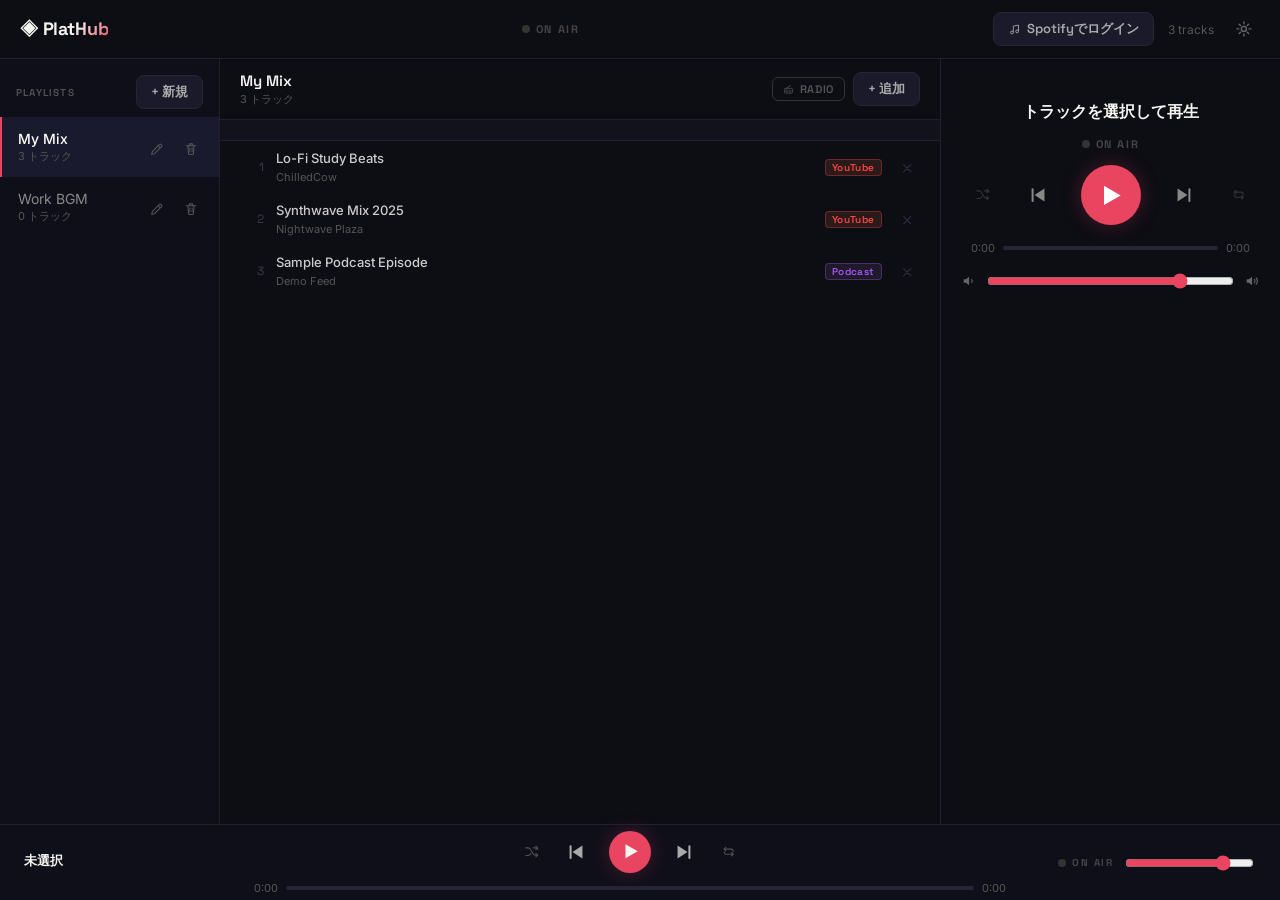
<file: index.html>
<!DOCTYPE html>
<html lang="ja">
<head>
<meta charset="UTF-8">
<meta name="referrer" content="strict-origin-when-cross-origin">
<meta name="viewport" content="width=device-width, initial-scale=1.0, viewport-fit=cover">
<title>PlatHub — マルチプラットフォーム統合プレーヤー</title>
<link rel="icon" type="image/svg+xml" href="favicon.svg">
<link rel="preconnect" href="https://fonts.googleapis.com">
<link href="https://fonts.googleapis.com/css2?family=Space+Grotesk:wght@400;500;600;700&family=Inter:wght@400;500;600&display=swap" rel="stylesheet">
<link rel="stylesheet" href="css/style.css">
</head>
<body>

<!-- Icon sprite is fetched and injected here on load (see js/app.js) -->
<div id="iconSpriteHost" aria-hidden="true"></div>

<div id="app">

  <!-- ═══ Header ═══ -->
  <header class="header">
    <span class="logo">◈ PlatHub</span>
    <div class="onair" id="onairLamp">
      <span class="onair-dot"></span>
      <span class="onair-text">ON AIR</span>
    </div>
    <div class="header-right">
      <button class="btn-outline btn-sm spotify-auth-btn" id="spotifyAuthBtn">Spotifyでログイン</button>
      <span class="track-count" id="trackCount">0 tracks</span>
      <button class="settings-btn" id="settingsBtn" title="設定"><svg class="icon"><use href="#icon-settings"></use></svg></button>
    </div>
  </header>

  <!-- ═══ Main ═══ -->
  <div class="main">

    <!-- Sidebar: playlists (desktop) -->
    <aside class="sidebar" id="sidebarView">
      <div class="sidebar-header">
        <div class="sidebar-title">PLAYLISTS</div>
        <button class="btn-outline btn-sm" id="toggleNewPlaylistFormDesktop">+ 新規</button>
      </div>
      <div class="add-form" id="newPlaylistFormDesktop" hidden>
        <input type="text" id="newPlaylistInputDesktop" placeholder="プレイリスト名を入力" class="input">
        <button class="btn-primary" id="createPlaylistBtnDesktop" style="margin-top:8px; width:100%;">作成</button>
      </div>
      <div id="playlistsListDesktop" class="playlists-list"></div>
    </aside>

    <!-- Center: track list -->
    <section class="tracks-view" id="tracksView">
      <div class="tracks-header">
        <div>
          <div class="tracks-title" id="activePlName">My Mix</div>
          <div class="tracks-sub" id="activePlCount">0 トラック</div>
        </div>
        <div class="tracks-header-actions">
          <button class="btn-outline radio-btn" id="headerRadioBtn" title="このリストを連続再生">
            <svg class="icon"><use href="#icon-radio"></use></svg><span class="radio-btn-label" id="headerRadioBtnLabel">RADIO</span>
          </button>
          <button class="btn-outline" id="toggleAddForm">+ 追加</button>
        </div>
      </div>

      <div class="add-form" id="addForm" hidden>
        <input type="text" id="addTitleInput" placeholder="タイトル（省略可）" class="input">
        <div class="add-form-row">
          <input type="text" id="addUrlInput" placeholder="YouTube / Spotify / Podcast / MP3 URL を貼り付け" class="input">
          <button class="btn-primary" id="addTrackBtn">追加</button>
        </div>
        <p class="add-error" id="addError" hidden></p>
        <p class="add-hint">対応: youtube.com · open.spotify.com/track|playlist|album · podcasts.apple.com · .mp3/.ogg · 任意のPodcastフィード</p>
      </div>

      <div class="import-sources" id="importSourcesPanel" hidden></div>

      <div class="track-list" id="trackList"></div>
    </section>

    <!-- Right: player panel (desktop) -->
    <section class="player-panel" id="playerPanelDesktop">
      <div id="playerPanelContentDesktop"></div>
    </section>

    <!-- Mobile: playlists view -->
    <section class="mobile-playlists-view" id="mobilePlaylistsView" hidden>
      <div class="tracks-header">
        <div class="tracks-title">プレイリスト</div>
        <button class="btn-outline btn-sm" id="toggleNewPlaylistForm">+ 新規作成</button>
      </div>
      <div class="add-form" id="newPlaylistForm" hidden>
        <div class="add-form-row">
          <input type="text" id="newPlaylistInput" placeholder="プレイリスト名を入力" class="input">
          <button class="btn-primary" id="createPlaylistBtn">作成</button>
        </div>
      </div>
      <div id="playlistsListMobile" class="playlists-list"></div>
    </section>

    <!-- Mobile: fullscreen player -->
    <section class="mobile-player-view" id="mobilePlayerView" hidden>
      <div id="playerPanelContentMobile"></div>
    </section>

    <!-- Mobile: settings view -->
    <section class="mobile-settings-view" id="mobileSettingsView" hidden>
      <div class="settings-content" id="settingsContentMobile"></div>
    </section>

  </div>

  <!-- ═══ Mini bar (mobile) ═══ -->
  <div class="minibar" id="miniBar" hidden>
    <div class="minibar-info">
      <div class="minibar-title" id="miniBarTitle"></div>
      <div class="minibar-progress">
        <div class="progress-track compact" id="miniBarProgressTrack">
          <div class="progress-fill" id="miniBarProgressFill"></div>
        </div>
      </div>
    </div>
    <button class="minibar-play" id="miniBarPlayBtn"><svg class="icon"><use href="#icon-play"></use></svg></button>
    <button class="minibar-next" id="miniBarNextBtn"><svg class="icon"><use href="#icon-next"></use></svg></button>
  </div>

  <!-- ═══ Desktop bottom bar ═══ -->
  <div class="desktop-bar" id="desktopBar">
    <div class="db-nowplaying" id="dbNowPlaying">
      <div class="db-title" id="dbTitle">未選択</div>
      <div class="db-meta" id="dbMeta"></div>
    </div>
    <div class="db-controls">
      <div class="db-buttons">
        <button class="ctrl-btn mode-btn" id="dbShuffleBtn" title="シャッフル"><svg class="icon"><use href="#icon-shuffle"></use></svg></button>
        <button class="ctrl-btn" id="dbPrevBtn"><svg class="icon"><use href="#icon-prev"></use></svg></button>
        <button class="play-btn" id="dbPlayBtn"><svg class="icon"><use href="#icon-play"></use></svg></button>
        <button class="ctrl-btn" id="dbNextBtn"><svg class="icon"><use href="#icon-next"></use></svg></button>
        <button class="ctrl-btn mode-btn" id="dbRepeatBtn" title="繰り返しなし"><svg class="icon"><use href="#icon-repeat"></use></svg></button>
      </div>
      <div class="progress-row">
        <span class="time-label" id="dbCurrentTime">0:00</span>
        <div class="progress-track" id="dbProgressTrack">
          <div class="progress-fill" id="dbProgressFill"></div>
          <div class="progress-handle" id="dbProgressHandle"></div>
        </div>
        <span class="time-label" id="dbDuration">0:00</span>
      </div>
    </div>
    <div class="db-right">
      <div class="onair onair-sm" id="dbOnairLamp">
        <span class="onair-dot"></span>
        <span class="onair-text">ON AIR</span>
      </div>
      <input type="range" id="dbVolumeSlider" class="volume-slider" min="0" max="1" step="0.02" value="0.8">
    </div>
  </div>

  <!-- ═══ Mobile tab bar ═══ -->
  <nav class="tabbar" id="tabBar">
    <button class="tab-btn" data-tab="playlists">
      <svg class="icon tab-icon"><use href="#icon-list"></use></svg><span class="tab-label">リスト</span>
    </button>
    <button class="tab-btn active" data-tab="tracks">
      <svg class="icon tab-icon"><use href="#icon-track"></use></svg><span class="tab-label">トラック</span>
    </button>
    <button class="tab-btn" data-tab="player">
      <svg class="icon tab-icon"><use href="#icon-play"></use></svg><span class="tab-label">プレーヤー</span>
    </button>
    <button class="tab-btn" data-tab="settings">
      <svg class="icon tab-icon"><use href="#icon-settings"></use></svg><span class="tab-label">設定</span>
    </button>
  </nav>

</div>

<!-- ═══ Settings Panel (desktop: slide-in drawer on the right) ═══ -->
<aside class="settings-panel" id="settingsPanel" hidden>
  <div class="settings-inner">
    <div class="settings-header">
      <span class="settings-title">設定</span>
      <button class="settings-close-btn" id="settingsCloseBtn"><svg class="icon"><use href="#icon-close"></use></svg></button>
    </div>
    <div class="settings-content" id="settingsContentDesktop"></div>
  </div>
</aside>
<div class="settings-overlay" id="settingsOverlay" hidden></div>

<!-- ═══ Bulk import modal ═══ -->
<div class="modal-overlay" id="bulkImportModal" hidden>
  <div class="modal-box">
    <div class="modal-header">
      <div>
        <div class="modal-title" id="bulkImportTitle">番組名</div>
        <div class="modal-subtitle" id="bulkImportSubtitle">Podcast ・ 0 件</div>
      </div>
      <button class="modal-close-btn" id="bulkImportCloseBtn"><svg class="icon"><use href="#icon-close"></use></svg></button>
    </div>
    <label class="bulk-import-select-all">
      <input type="checkbox" id="bulkImportSelectAll" checked>
      <span>すべて選択 / 解除</span>
    </label>
    <div class="bulk-import-list" id="bulkImportList"></div>
    <div class="modal-footer">
      <span class="bulk-import-count" id="bulkImportCount">0 / 0 件を追加</span>
      <div class="modal-footer-buttons">
        <button class="btn-outline" id="bulkImportCancelBtn">キャンセル</button>
        <button class="btn-primary" id="bulkImportAddBtn">追加する</button>
      </div>
    </div>
  </div>
</div>

<!-- ═══ Toast ═══ -->
<div class="toast" id="toast" hidden></div>

<!-- Player panel template -->
<template id="playerPanelTemplate">
  <div class="pp-error" hidden></div>
  <div class="pp-youtube-wrap" hidden>
    <div class="pp-youtube-host"></div>
  </div>
  <div class="pp-popout-active-note" hidden>
    <svg class="icon"><use href="#icon-popout"></use></svg>
    <span>別ウィンドウで再生中です</span>
  </div>
  <div class="pp-pip-hint" hidden>
    <svg class="icon icon-inline"><use href="#icon-info"></use></svg>
    <span>動画を右クリック（スマホは長押し）して「ピクチャー イン ピクチャー」を選ぶと、タブを切り替えても再生が続きます</span>
  </div>
  <div class="pp-info">
    <div class="pp-badge-row"></div>
    <button class="pp-popout-btn pp-popout-btn-universal" hidden title="別ウィンドウに操作パネルを表示">
      <svg class="icon"><use href="#icon-popout"></use></svg><span>ポップアウト</span>
    </button>
    <div class="pp-track-title">トラックを選択して再生</div>
    <div class="pp-track-artist"></div>
    <div class="pp-onair-wrap">
      <div class="onair">
        <span class="onair-dot"></span><span class="onair-text">ON AIR</span>
      </div>
    </div>
  </div>
  <div class="pp-waveform" hidden></div>
  <div class="pp-controls">
    <div class="pp-buttons">
      <button class="ctrl-btn mode-btn pp-shuffle" title="シャッフル"><svg class="icon"><use href="#icon-shuffle"></use></svg></button>
      <button class="ctrl-btn pp-prev"><svg class="icon"><use href="#icon-prev"></use></svg></button>
      <button class="play-btn pp-play"><svg class="icon"><use href="#icon-play"></use></svg></button>
      <button class="ctrl-btn pp-next"><svg class="icon"><use href="#icon-next"></use></svg></button>
      <button class="ctrl-btn mode-btn pp-repeat" title="繰り返しなし"><svg class="icon"><use href="#icon-repeat"></use></svg></button>
    </div>
    <div class="progress-row">
      <span class="time-label pp-current">0:00</span>
      <div class="progress-track pp-track">
        <div class="progress-fill pp-fill"></div>
        <div class="progress-handle pp-handle"></div>
      </div>
      <span class="time-label pp-duration">0:00</span>
    </div>
    <div class="pp-volume-row">
      <span class="vol-icon"><svg class="icon"><use href="#icon-volume-low"></use></svg></span>
      <input type="range" class="volume-slider pp-volume" min="0" max="1" step="0.02" value="0.8">
      <span class="vol-icon"><svg class="icon"><use href="#icon-volume-high"></use></svg></span>
    </div>
  </div>
  <div class="pp-playing-from" hidden>
    <svg class="icon icon-inline"><use href="#icon-broadcast"></use></svg>
    <span class="pp-playing-from-label"></span>
  </div>
</template>

<script src="https://www.youtube.com/iframe_api"></script>
<script src="https://sdk.scdn.co/spotify-player.js"></script>
<script src="js/storage.js"></script>
<script src="js/services.js"></script>
<script src="js/podcast-feed-resolver.js"></script>
<script src="js/apple-podcast-resolver.js"></script>
<script src="js/spotify-auth.js"></script>
<script src="js/spotify-resolver.js"></script>
<script src="js/youtube-engine.js"></script>
<script src="js/audio-engine.js"></script>
<script src="js/spotify-engine.js"></script>
<script src="js/player-panel.js"></script>
<script src="js/settings.js"></script>
<script src="js/app.js"></script>

</body>
</html>
</file>
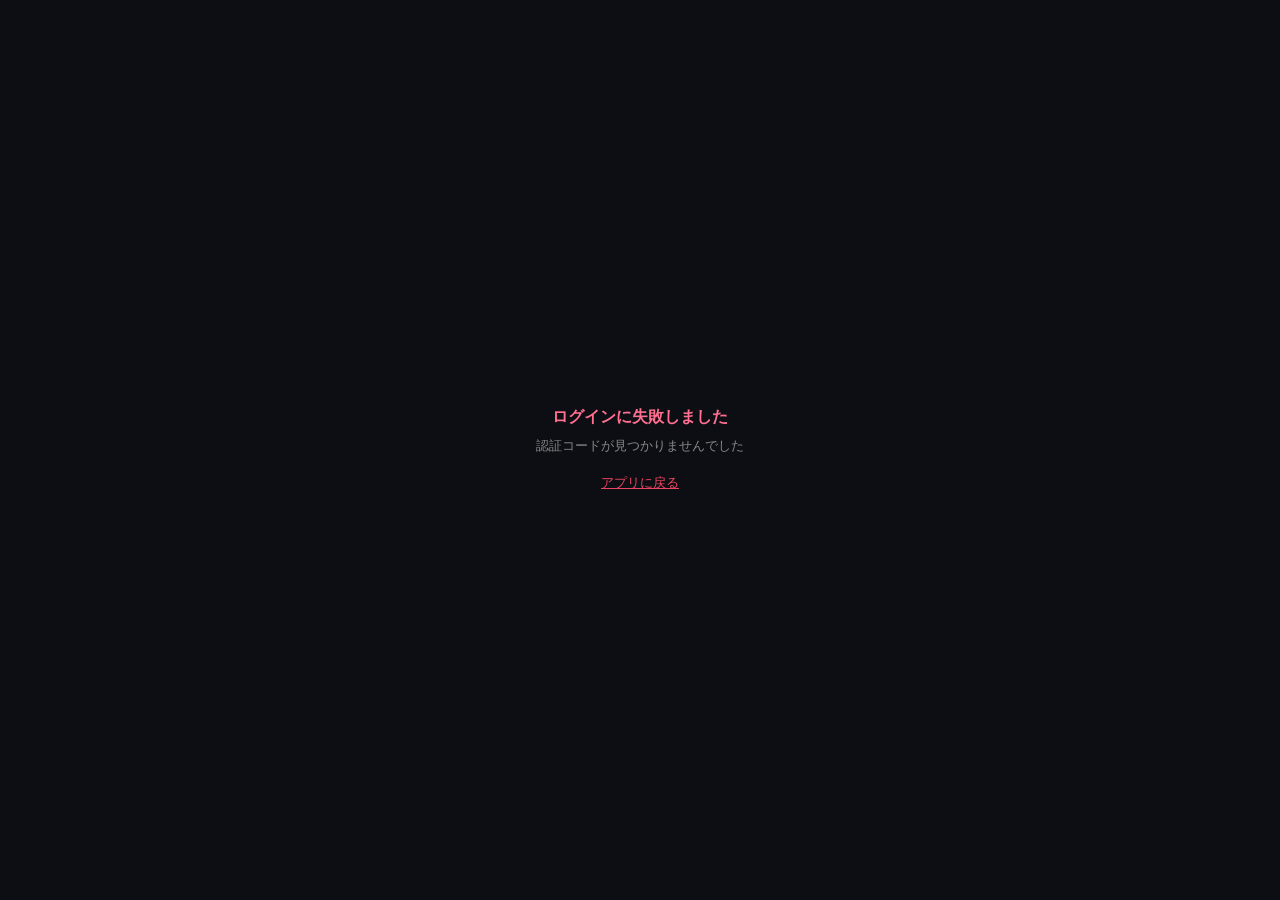
<file: callback.html>
<!DOCTYPE html>
<html lang="ja">
<head>
<meta charset="UTF-8">
<meta name="viewport" content="width=device-width, initial-scale=1.0">
<title>Spotifyにログイン中… — PlatHub</title>
<link rel="icon" type="image/svg+xml" href="favicon.svg">
<style>
  html, body {
    margin: 0; height: 100%;
    background: #0D0D14; color: #F5F5F0;
    font-family: -apple-system, "Segoe UI", Inter, sans-serif;
    display: flex; align-items: center; justify-content: center;
  }
  .box { text-align: center; padding: 24px; max-width: 360px; }
  .spinner {
    width: 36px; height: 36px; margin: 0 auto 20px;
    border: 3px solid #2a2a3a; border-top-color: #E94560;
    border-radius: 50%; animation: spin 0.8s linear infinite;
  }
  @keyframes spin { to { transform: rotate(360deg); } }
  h1 { font-size: 16px; font-weight: 600; margin: 0 0 8px; }
  p { font-size: 13px; color: #888; margin: 0; line-height: 1.6; }
  .error { color: #ff7090; }
  a { color: #E94560; }
</style>
</head>
<body>
  <div class="box">
    <div class="spinner" id="spinner"></div>
    <h1 id="statusTitle">Spotifyにログイン中…</h1>
    <p id="statusMsg">少々お待ちください</p>
  </div>

  <script src="js/spotify-auth.js"></script>
  <script>
    (async () => {
      const titleEl = document.getElementById("statusTitle");
      const msgEl = document.getElementById("statusMsg");
      const spinnerEl = document.getElementById("spinner");
      try {
        await SpotifyAuth.handleCallback();
        titleEl.textContent = "ログインしました";
        msgEl.textContent = "アプリに戻ります…";
        spinnerEl.style.display = "none";
        setTimeout(() => {
          window.location.href = "index.html";
        }, 600);
      } catch (e) {
        spinnerEl.style.display = "none";
        titleEl.textContent = "ログインに失敗しました";
        titleEl.classList.add("error");
        msgEl.textContent = e.message || "不明なエラーが発生しました";
        const link = document.createElement("p");
        link.style.marginTop = "16px";
        link.innerHTML = '<a href="index.html">アプリに戻る</a>';
        document.querySelector(".box").appendChild(link);
      }
    })();
  </script>
</body>
</html>
</file>
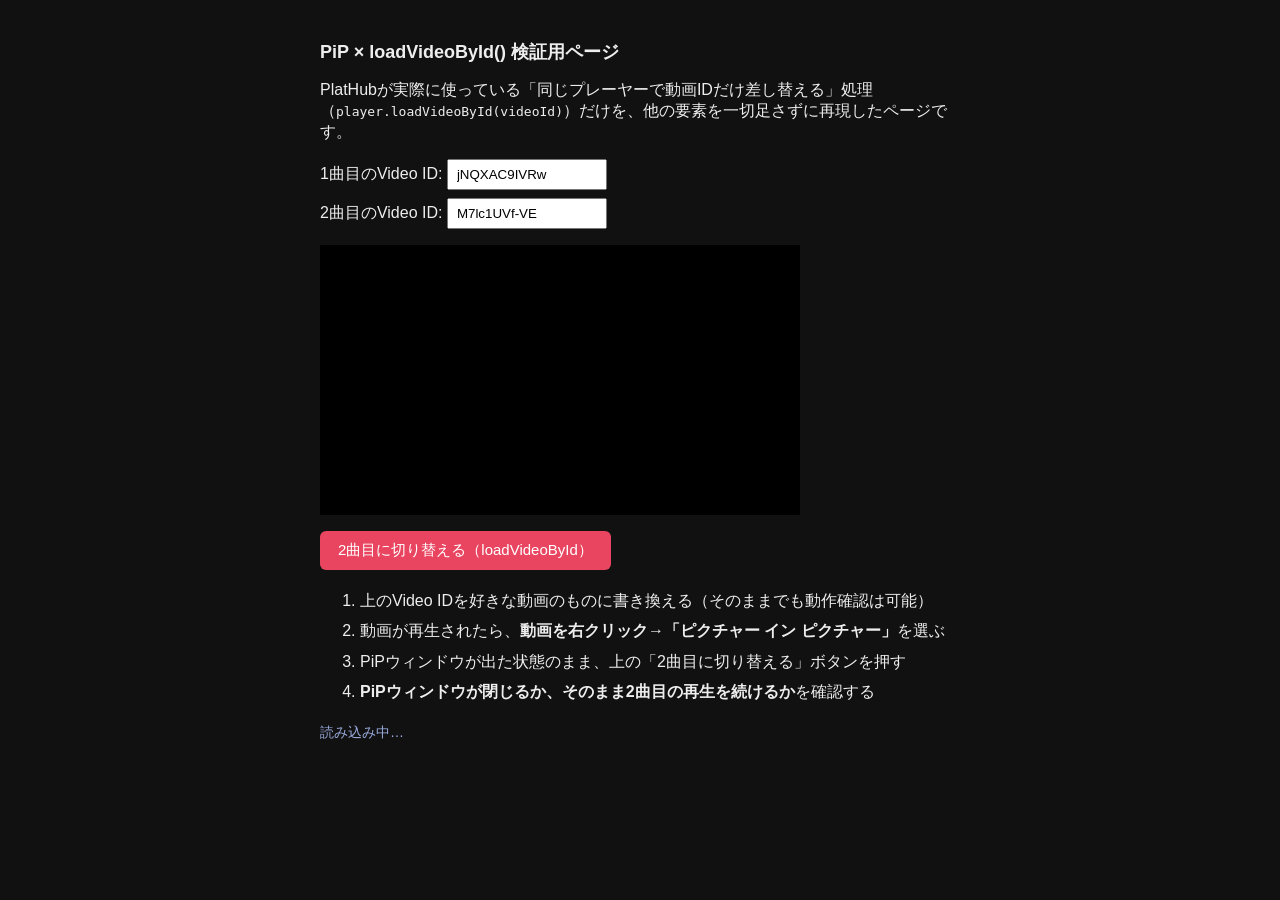
<file: pip_loadvideo_test.html>
<!DOCTYPE html>
<html lang="ja">
<head>
<meta charset="UTF-8">
<title>PiP × loadVideoById 検証用ページ</title>
<style>
  body { font-family: sans-serif; max-width: 640px; margin: 40px auto; padding: 0 16px; background:#111; color:#eee; }
  h1 { font-size: 18px; }
  ol { line-height: 1.9; }
  #player { width: 480px; height: 270px; background:#000; margin: 16px 0; }
  button { padding: 10px 18px; font-size: 15px; cursor: pointer; background:#e94560; color:#fff; border:none; border-radius:6px; }
  button:hover { background:#c53350; }
  #status { margin-top: 12px; font-size: 14px; color: #9ad; white-space: pre-wrap; }
  input { padding: 6px 8px; width: 140px; }
  .row { display:flex; gap:8px; align-items:center; margin-bottom: 8px; }
</style>
</head>
<body>

<h1>PiP × loadVideoById() 検証用ページ</h1>
<p>PlatHubが実際に使っている「同じプレーヤーで動画IDだけ差し替える」処理
（<code>player.loadVideoById(videoId)</code>）だけを、他の要素を一切足さずに再現したページです。</p>

<div class="row">
  <label>1曲目のVideo ID: <input id="videoId1" value="jNQXAC9IVRw"></label>
</div>
<div class="row">
  <label>2曲目のVideo ID: <input id="videoId2" value="M7lc1UVf-VE"></label>
</div>

<div id="player"></div>

<button id="switchBtn">2曲目に切り替える（loadVideoById）</button>

<ol>
  <li>上のVideo IDを好きな動画のものに書き換える（そのままでも動作確認は可能）</li>
  <li>動画が再生されたら、<strong>動画を右クリック→「ピクチャー イン ピクチャー」</strong>を選ぶ</li>
  <li>PiPウィンドウが出た状態のまま、上の「2曲目に切り替える」ボタンを押す</li>
  <li><strong>PiPウィンドウが閉じるか、そのまま2曲目の再生を続けるか</strong>を確認する</li>
</ol>

<div id="status">読み込み中…</div>

<script src="https://www.youtube.com/iframe_api"></script>
<script>
  let player;
  const statusEl = document.getElementById('status');

  function log(msg) {
    statusEl.textContent += '\n' + new Date().toLocaleTimeString() + '  ' + msg;
  }

  function onYouTubeIframeAPIReady() {
    player = new YT.Player('player', {
      videoId: document.getElementById('videoId1').value,
      playerVars: { autoplay: 1, controls: 1 },
      events: {
        onReady: () => log('1曲目 読み込み完了。再生中に右クリックでPiPを試してください。'),
        onStateChange: (e) => {
          if (e.data === YT.PlayerState.PLAYING) log('再生中: ' + player.getVideoData().video_id);
        },
      },
    });
  }

  document.getElementById('switchBtn').addEventListener('click', () => {
    const id2 = document.getElementById('videoId2').value;
    log('loadVideoById(' + id2 + ') を呼び出しました（PlatHubと全く同じ命令）');
    player.loadVideoById(id2);
  });
</script>
</body>
</html>
</file>
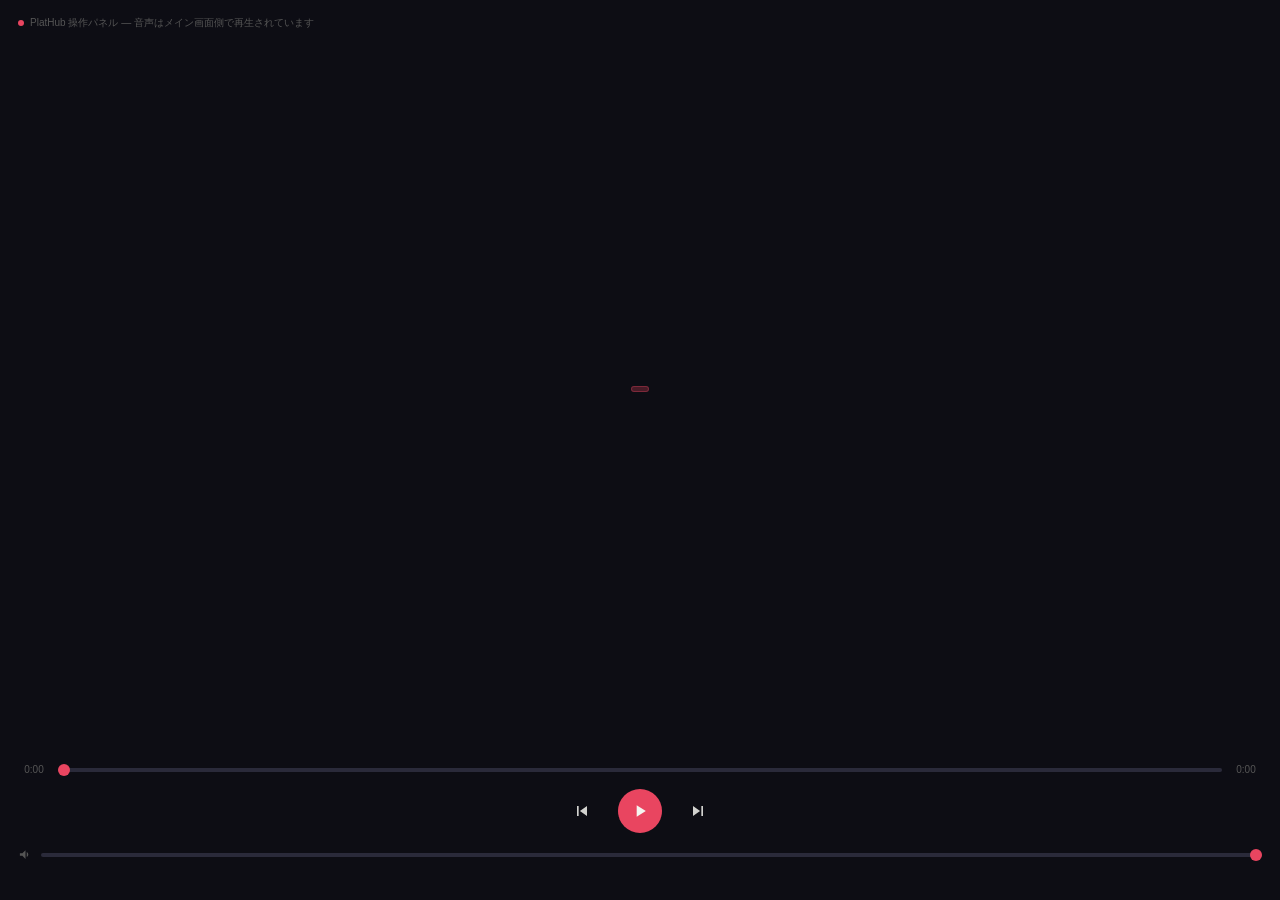
<file: popout.html>
<!DOCTYPE html>
<html lang="ja">
<head>
<meta charset="UTF-8">
<meta name="referrer" content="strict-origin-when-cross-origin">
<meta name="viewport" content="width=device-width, initial-scale=1.0">
<title>PlatHub — ポップアウト</title>
<link rel="icon" type="image/svg+xml" href="favicon.svg">
<style>
  :root {
    --bg: #0D0D14;
    --red: #E94560;
    --red-dim: #E9456044;
    --text: #F5F5F0;
    --text-dim: #888888;
    --text-faint: #555555;
  }
  * { margin: 0; padding: 0; box-sizing: border-box; }
  html, body {
    background: var(--bg);
    color: var(--text);
    font-family: 'Inter', -apple-system, BlinkMacSystemFont, sans-serif;
    height: 100%;
    overflow-y: auto;
    overflow-x: hidden;
    user-select: none;
  }
  #container {
    display: flex;
    flex-direction: column;
    min-height: 100vh;
    padding: 16px 18px;
  }
  #header {
    font-size: 10px;
    color: var(--text-faint);
    display: flex;
    align-items: center;
    gap: 6px;
    flex-shrink: 0;
    margin-bottom: 12px;
  }
  #header .dot {
    width: 6px; height: 6px; border-radius: 50%;
    background: var(--red);
    flex-shrink: 0;
    animation: pulse 2s ease-in-out infinite;
  }
  @keyframes pulse { 0%,100%{opacity:1;} 50%{opacity:.4;} }

  #playerHost {
    width: 100%;
    max-width: calc(38vh * 16 / 9); /* keeps the video's actual aspect ratio
                                        intact once the height cap kicks in,
                                        instead of just squashing it */
    aspect-ratio: 16/9;
    max-height: 38vh;
    border-radius: 10px;
    overflow: hidden;
    background: #000;
    flex-shrink: 0;
    margin: 0 auto;
  }
  #playerHost iframe { width: 100%; height: 100%; border: none; }
  #playerHost[hidden] { display: none; }

  #trackInfo {
    flex: 1;
    display: flex;
    flex-direction: column;
    align-items: center;
    justify-content: center;
    text-align: center;
    min-height: 0;
    padding: 0 4px;
  }
  #playerHost:not([hidden]) + #trackInfo { flex: 0 0 auto; margin-top: 12px; }
  #trackBadge {
    font-family: 'Space Grotesk', sans-serif;
    font-size: 10px;
    font-weight: 700;
    letter-spacing: .04em;
    color: var(--red);
    background: var(--red-dim);
    border: 1px solid #E9456055;
    border-radius: 4px;
    padding: 2px 8px;
    margin-bottom: 10px;
  }
  #trackTitle {
    font-family: 'Space Grotesk', sans-serif;
    font-size: 16px;
    font-weight: 700;
    white-space: nowrap;
    overflow: hidden;
    text-overflow: ellipsis;
    max-width: 100%;
  }
  #trackArtist {
    font-size: 12px;
    color: var(--text-dim);
    margin-top: 4px;
    white-space: nowrap;
    overflow: hidden;
    text-overflow: ellipsis;
    max-width: 100%;
  }

  #progressRow {
    display: flex;
    align-items: center;
    gap: 8px;
    flex-shrink: 0;
    margin-top: 14px;
  }
  #progressRow span {
    font-size: 10px;
    color: var(--text-faint);
    min-width: 32px;
    text-align: center;
    flex-shrink: 0;
  }
  input[type="range"] {
    -webkit-appearance: none;
    appearance: none;
    flex: 1;
    height: 4px;
    border-radius: 2px;
    background: #2a2a3a;
    cursor: pointer;
  }
  input[type="range"]::-webkit-slider-thumb {
    -webkit-appearance: none;
    width: 12px; height: 12px;
    border-radius: 50%;
    background: var(--red);
    cursor: pointer;
  }
  input[type="range"]::-moz-range-thumb {
    width: 12px; height: 12px; border: none;
    border-radius: 50%;
    background: var(--red);
    cursor: pointer;
  }
  #progressSlider { background: linear-gradient(to right, var(--red) 0%, var(--red) 0%, #2a2a3a 0%); }

  #controlsRow {
    display: flex;
    align-items: center;
    justify-content: center;
    gap: 20px;
    flex-shrink: 0;
    margin-top: 14px;
  }
  .ctrl-btn {
    background: none;
    border: none;
    color: var(--text);
    cursor: pointer;
    display: flex;
    align-items: center;
    justify-content: center;
    padding: 6px;
    opacity: 0.85;
    transition: opacity .15s, transform .1s;
  }
  .ctrl-btn:hover { opacity: 1; }
  .ctrl-btn:active { transform: scale(0.92); }
  .ctrl-btn svg { width: 20px; height: 20px; }
  #playPauseBtn {
    background: var(--red);
    border-radius: 50%;
    width: 44px; height: 44px;
    opacity: 1;
  }
  #playPauseBtn svg { width: 20px; height: 20px; }

  #volumeRow {
    display: flex;
    align-items: center;
    gap: 8px;
    flex-shrink: 0;
    margin-top: 14px;
  }
  #volumeRow svg { width: 15px; height: 15px; color: var(--text-faint); flex-shrink: 0; }
  #volumeSlider { flex: 1; }

  #status {
    font-size: 10px;
    color: var(--text-faint);
    text-align: center;
    margin-top: 10px;
    flex-shrink: 0;
    min-height: 12px;
  }
</style>
</head>
<body>

<div id="container">
  <div id="header">
    <span class="dot"></span>
    <span id="headerText">PlatHub ポップアウト再生中</span>
  </div>

  <div id="playerHost" hidden></div>

  <div id="trackInfo">
    <div id="trackBadge">—</div>
    <div id="trackTitle">読み込み中…</div>
    <div id="trackArtist"></div>
  </div>

  <div id="progressRow">
    <span id="curTime">0:00</span>
    <input type="range" id="progressSlider" min="0" max="1000" value="0">
    <span id="durTime">0:00</span>
  </div>

  <div id="controlsRow">
    <button class="ctrl-btn" id="prevBtn" title="前のトラック">
      <svg viewBox="0 0 24 24" fill="currentColor"><path d="M6 6h2v12H6zm3.5 6 8.5 6V6z"/></svg>
    </button>
    <button class="ctrl-btn" id="playPauseBtn" title="再生/一時停止">
      <svg id="playIcon" viewBox="0 0 24 24" fill="currentColor"><path d="M8 5v14l11-7z"/></svg>
    </button>
    <button class="ctrl-btn" id="nextBtn" title="次のトラック">
      <svg viewBox="0 0 24 24" fill="currentColor"><path d="M16 6h2v12h-2zM6 6l8.5 6L6 18z"/></svg>
    </button>
  </div>

  <div id="volumeRow">
    <svg viewBox="0 0 24 24" fill="currentColor"><path d="M3 10v4h4l5 5V5L7 10H3zm13.5 2A4.5 4.5 0 0 0 14 7.97v8.05A4.5 4.5 0 0 0 16.5 12z"/></svg>
    <input type="range" id="volumeSlider" min="0" max="100" value="80">
  </div>

  <div id="status"></div>
</div>

<script src="https://www.youtube.com/iframe_api"></script>
<script src="js/spotify-auth.js"></script>
<script src="https://sdk.scdn.co/spotify-player.js"></script>
<script>
(() => {
  "use strict";

  /* ════════════════════════════════════════════
     Unified popout: hosts YouTube playback locally when the current
     track is YouTube, and acts as a pure remote-control (relaying
     commands, audio stays in the main window) for everything else.
     The window itself NEVER closes/reopens when the track's service
     changes — only its internal mode switches, on a message from the
     main window. This keeps the window's on-screen position stable
     and avoids any "disappears and reappears" flicker.
  ════════════════════════════════════════════ */

  const params = new URLSearchParams(window.location.search);
  const initialService = params.get("service") || "remote";
  let mode = (initialService === "youtube" || initialService === "spotify") ? initialService : "remote";

  let title = params.get("title") || "";
  let artist = params.get("artist") || "";
  let badge = params.get("badge") || "";
  let duration = parseFloat(params.get("duration") || "0") || 0;
  let position = parseFloat(params.get("position") || "0") || 0;
  let playingRemote = params.get("playing") === "1"; // only meaningful in remote mode
  const initialVolume = Math.min(1, Math.max(0, parseFloat(params.get("vol") || "1")));

  const headerText = document.getElementById("headerText");
  const playerHostEl = document.getElementById("playerHost");
  const titleEl = document.getElementById("trackTitle");
  const artistEl = document.getElementById("trackArtist");
  const badgeEl = document.getElementById("trackBadge");
  const progressSlider = document.getElementById("progressSlider");
  const curTimeEl = document.getElementById("curTime");
  const durTimeEl = document.getElementById("durTime");
  const playPauseBtn = document.getElementById("playPauseBtn");
  const playIcon = document.getElementById("playIcon");
  const volumeSlider = document.getElementById("volumeSlider");
  const prevBtn = document.getElementById("prevBtn");
  const nextBtn = document.getElementById("nextBtn");
  const statusEl = document.getElementById("status");

  const ICON_PLAY = '<path d="M8 5v14l11-7z"/>';
  const ICON_PAUSE = '<path d="M6 5h4v14H6zm8 0h4v14h-4z"/>';

  function formatTime(s) {
    if (!s || isNaN(s) || s < 0) return "0:00";
    const m = Math.floor(s / 60);
    const sec = Math.floor(s % 60).toString().padStart(2, "0");
    return `${m}:${sec}`;
  }
  function post(type, extra) {
    try {
      if (window.opener && !window.opener.closed) {
        window.opener.postMessage({ source: "plathub-popout", type, ...extra }, window.location.origin);
      }
    } catch (_) {}
  }
  function setTitle(t) {
    title = t;
    titleEl.textContent = t || "";
    document.title = t ? `▶ ${t} — PlatHub` : "PlatHub — ポップアウト";
  }
  function setArtist(a) { artist = a; artistEl.textContent = a || ""; }
  function setBadge(b) { badge = b; badgeEl.textContent = b || ""; }
  function updatePlayIcon(isPlaying) { playIcon.innerHTML = isPlaying ? ICON_PAUSE : ICON_PLAY; }

  let seeking = false;
  function renderProgress(pos, dur) {
    const pct = dur > 0 ? (pos / dur) * 1000 : 0;
    progressSlider.value = pct;
    progressSlider.style.background =
      `linear-gradient(to right, var(--red) ${pct / 10}%, #2a2a3a ${pct / 10}%)`;
    curTimeEl.textContent = formatTime(pos);
    durTimeEl.textContent = formatTime(dur);
  }

  setTitle(title); setArtist(artist); setBadge(badge);
  volumeSlider.value = Math.round(initialVolume * 100);
  renderProgress(position, duration);

  /* ════════════════════════════════════════════
     YouTube hosting mode — a local YT.Player, created lazily the first
     time we ever need it (either at startup if we start in youtube
     mode, or later if the main window switches us into it).
  ════════════════════════════════════════════ */
  let player = null;
  let apiReady = false;
  let pendingEnterYoutube = null; // {videoId, ...} queued if API isn't ready yet

  window.onYouTubeIframeAPIReady = () => {
    apiReady = true;
    if (pendingEnterYoutube) {
      const args = pendingEnterYoutube;
      pendingEnterYoutube = null;
      reallyEnterYoutube(args);
    }
  };

  // Spotify SDK ready — must be defined before the SDK script executes
  // (same requirement as spotify-engine.js). If a track was queued
  // before the SDK finished loading, this is what actually starts it.
  // (No separate "already loaded" branch needed: the initial-kickoff
  // logic further down calls ensureSpotifyPlayer() directly, which
  // already handles the SDK being ready by that point on its own —
  // adding a second path here caused a duplicate connect() call.)
  window.onSpotifyWebPlaybackSDKReady = () => {
    if (spPendingUri) ensureSpotifyPlayer();
  };

  function reallyEnterYoutube({ videoId, autoplayNow, seekSeconds, vol }) {
    const p = new URLSearchParams({
      enablejsapi: "1",
      autoplay: autoplayNow ? "1" : "0",
      controls: "0",
      rel: "0",
      playsinline: "1",
      origin: window.location.origin,
    });
    const iframeEl = document.createElement("iframe");
    iframeEl.src = `https://www.youtube.com/embed/${videoId}?${p.toString()}`;
    iframeEl.width = "100%";
    iframeEl.height = "100%";
    iframeEl.frameBorder = "0";
    iframeEl.allow = "autoplay; encrypted-media; picture-in-picture";
    iframeEl.setAttribute("referrerpolicy", "strict-origin-when-cross-origin");
    playerHostEl.innerHTML = "";
    playerHostEl.appendChild(iframeEl);

    player = new YT.Player(iframeEl, {
      events: {
        onReady(e) {
          try { e.target.setVolume(Math.round((vol ?? initialVolume) * 100)); } catch (_) {}
          if (seekSeconds > 0) { try { e.target.seekTo(seekSeconds, true); } catch (_) {} }
          if (autoplayNow) { try { e.target.playVideo(); } catch (_) {} }
        },
        onStateChange(e) {
          if (mode !== "youtube") return;
          updatePlayIcon(e.data === YT.PlayerState.PLAYING);
          if (e.data === YT.PlayerState.ENDED) post("ended", {});
        },
        onError(e) {
          statusEl.textContent = `再生エラーが発生しました（コード ${e.data}）`;
          post("error", { code: e.data });
        },
      },
    });
  }

  /** Switch into (or stay in, with a new video) YouTube-hosting mode. */
  function enterYoutubeMode({ videoId, title: t, artist: a, badge: b, position: pos, volume: vol, autoplay }) {
    mode = "youtube";
    playerHostEl.hidden = false;
    headerText.textContent = "PlatHub ポップアウト再生中";
    setTitle(t); setArtist(a); setBadge(b || "YouTube");
    position = pos || 0; duration = 0; renderProgress(position, duration);

    if (player && typeof player.loadVideoById === "function") {
      try {
        player.loadVideoById(videoId);
        if (pos > 0) player.seekTo(pos, true);
        if (typeof vol === "number") { player.setVolume(Math.round(vol * 100)); volumeSlider.value = Math.round(vol * 100); }
      } catch (_) {}
    } else if (apiReady) {
      reallyEnterYoutube({ videoId, autoplayNow: autoplay !== false, seekSeconds: pos || 0, vol });
    } else {
      pendingEnterYoutube = { videoId, autoplayNow: autoplay !== false, seekSeconds: pos || 0, vol };
    }
  }

  /* ════════════════════════════════════════════
     Spotify hosting mode — mirrors spotify-engine.js closely, but runs
     HERE (in the popout) instead of the main window. This exists
     specifically because Spotify's Web Playback SDK is documented (and
     widely reported, even on open.spotify.com itself) to stall/stop
     advancing tracks when its HOSTING TAB is backgrounded — the same
     general class of Chromium background-tab restriction that affects
     YouTube's iframe, just hitting a different underlying mechanism.
     Hosting the SDK player here instead keeps it in an always-visible
     window, sidestepping the problem the same way the YouTube path does.

     SpotifyAuth's tokens live in sessionStorage, which IS available here
     — window.open() copies the opener's sessionStorage into the new
     window at open time, so no separate login is needed.
  ════════════════════════════════════════════ */
  let spPlayer = null;
  let spReady = false;
  let spDeviceId = null;
  let spPendingUri = null;
  let spPendingAutoplay = false;
  let spEndFired = false;
  let spPrevPlaying = false;
  let spCurrentUri = null;

  function ensureSpotifyPlayer() {
    if (spPlayer) {
      // Already have a player instance. If it's not currently connected
      // (can happen if Spotify's connection drops), actively reconnect
      // rather than silently doing nothing — see the same fix applied
      // to spotify-engine.js's init() for the full reasoning.
      if (!spReady) { try { spPlayer.connect(); } catch (_) {} }
      return;
    }
    if (!(window.Spotify && window.Spotify.Player)) return; // SDK not loaded yet; onSpotifyWebPlaybackSDKReady will retry

    spPlayer = new Spotify.Player({
      name: "PlatHub (ポップアウト)",
      getOAuthToken: async (cb) => {
        const token = await SpotifyAuth.getValidAccessToken();
        cb(token || "");
      },
      volume: initialVolume,
    });

    spPlayer.addListener("ready", ({ device_id }) => {
      spDeviceId = device_id;
      spReady = true;
      if (spPendingUri) {
        const uri = spPendingUri;
        spPendingUri = null;
        playSpotifyUri(uri, spPendingAutoplay);
      }
    });
    spPlayer.addListener("not_ready", () => { spReady = false; });
    spPlayer.addListener("initialization_error", ({ message }) => {
      statusEl.textContent = `Spotify初期化エラー: ${message}`;
    });
    spPlayer.addListener("authentication_error", ({ message }) => {
      statusEl.textContent = `Spotify認証エラー: ${message}`;
    });
    spPlayer.addListener("account_error", () => {
      statusEl.textContent = "この機能はSpotify Premiumアカウントが必要です";
    });
    spPlayer.addListener("playback_error", ({ message }) => {
      statusEl.textContent = `再生エラー: ${message}`;
    });
    spPlayer.addListener("player_state_changed", (state) => {
      if (!state || mode !== "spotify") return;
      updatePlayIcon(!state.paused);

      // Same end-detection pattern as spotify-engine.js: the SDK has no
      // clean "ended" event, so infer it from paused+position≈0 arriving
      // right after a playing state, for the SAME track URI.
      const trackUri = state.track_window?.current_track?.uri || null;
      if (!spEndFired && spPrevPlaying && state.paused && state.position < 500 && trackUri === spCurrentUri) {
        spEndFired = true;
        spPrevPlaying = false;
        post("ended", {});
      } else {
        spPrevPlaying = !state.paused;
        if (trackUri && trackUri !== spCurrentUri) { spCurrentUri = trackUri; spEndFired = false; }
      }
    });

    spPlayer.connect();
  }

  async function playSpotifyUri(uri, autoplay) {
    const token = await SpotifyAuth.getValidAccessToken();
    if (!token) { statusEl.textContent = "Spotifyにログインしていません"; return; }
    try {
      const res = await fetch(`https://api.spotify.com/v1/me/player/play?device_id=${spDeviceId}`, {
        method: "PUT",
        headers: { Authorization: `Bearer ${token}`, "Content-Type": "application/json" },
        body: JSON.stringify({ uris: [uri] }),
      });
      if (!res.ok && res.status !== 204) {
        const body = await res.json().catch(() => ({}));
        statusEl.textContent = `再生開始に失敗しました（${body.error?.message || res.status}）`;
        post("error", { code: res.status });
        return;
      }
      spCurrentUri = uri;
      spEndFired = false;
      if (!autoplay) { try { await spPlayer.pause(); } catch (_) {} }
    } catch (e) {
      statusEl.textContent = `再生開始に失敗しました: ${e.message}`;
    }
  }

  /** Switch into (or stay in, with a new track) Spotify-hosting mode. */
  function enterSpotifyMode({ trackId, spotifyType, title: t, artist: a, badge: b, position: pos, volume: vol, autoplay }) {
    mode = "spotify";
    playerHostEl.hidden = true; // audio only, no video area
    headerText.textContent = "PlatHub ポップアウト再生中";
    setTitle(t); setArtist(a); setBadge(b || "Spotify");
    position = 0; duration = 0; renderProgress(position, duration);
    if (typeof vol === "number") volumeSlider.value = Math.round(vol * 100);

    const uri = `spotify:${spotifyType === "episode" ? "episode" : "track"}:${trackId}`;
    if (spReady && spDeviceId) {
      playSpotifyUri(uri, autoplay !== false);
    } else {
      spPendingUri = uri;
      spPendingAutoplay = autoplay !== false;
      ensureSpotifyPlayer();
    }
  }

  /** Switch into remote-control mode: hide video, stop reporting local
   *  playback (nothing local to report), start relaying commands. */
  function enterRemoteMode({ title: t, artist: a, badge: b, position: pos, duration: dur, playing, volume: vol }) {
    mode = "remote";
    playerHostEl.hidden = true;
    headerText.textContent = "PlatHub 操作パネル — 音声はメイン画面側で再生されています";
    if (player) { try { player.pauseVideo(); } catch (_) {} }
    setTitle(t); setArtist(a); setBadge(b);
    position = pos || 0; duration = dur || 0; playingRemote = !!playing;
    updatePlayIcon(playingRemote);
    if (typeof vol === "number") volumeSlider.value = Math.round(vol * 100);
    renderProgress(position, duration);
  }

  /* ════════════════════════════════════════════
     Controls — behavior depends on the current mode.
  ════════════════════════════════════════════ */
  playPauseBtn.addEventListener("click", () => {
    if (mode === "youtube") {
      if (!player) return;
      try {
        if (player.getPlayerState() === YT.PlayerState.PLAYING) player.pauseVideo();
        else player.playVideo();
      } catch (_) {}
    } else if (mode === "spotify") {
      if (spPlayer) { try { spPlayer.togglePlay(); } catch (_) {} }
    } else {
      post("togglePlay", {});
    }
  });

  volumeSlider.addEventListener("input", () => {
    if (mode === "youtube") {
      if (player) { try { player.setVolume(+volumeSlider.value); } catch (_) {} }
    } else if (mode === "spotify") {
      if (spPlayer) { try { spPlayer.setVolume(+volumeSlider.value / 100); } catch (_) {} }
    } else {
      post("setVolume", { volume: +volumeSlider.value / 100 });
    }
  });

  progressSlider.addEventListener("input", () => {
    seeking = true;
    const pct = +progressSlider.value / 1000;
    const dur = mode === "youtube" ? (player?.getDuration?.() || 0) : duration;
    curTimeEl.textContent = formatTime(pct * dur);
    progressSlider.style.background =
      `linear-gradient(to right, var(--red) ${pct * 100}%, #2a2a3a ${pct * 100}%)`;
  });
  progressSlider.addEventListener("change", () => {
    const pct = +progressSlider.value / 1000;
    if (mode === "youtube") {
      const dur = player?.getDuration?.() || 0;
      if (player && dur > 0) { try { player.seekTo(pct * dur, true); } catch (_) {} }
    } else if (mode === "spotify") {
      if (spPlayer && duration > 0) { try { spPlayer.seek(Math.round(pct * duration * 1000)); } catch (_) {} }
    } else {
      post("seek", { position: pct * duration });
    }
    seeking = false;
  });

  // Next/Prev always defer to the main window — playlist order (shuffle/
  // repeat/radio) lives there regardless of which mode we're in.
  nextBtn.addEventListener("click", () => post("requestNext", {}));
  prevBtn.addEventListener("click", () => {
    let pos = mode === "youtube" ? (player?.getCurrentTime?.() || 0) : position;
    post("requestPrev", { position: pos });
  });

  // Local progress/position reporting — youtube and spotify modes only,
  // since remote mode has no local playback to measure (its progress bar
  // is driven entirely by 'state' messages from the main window instead).
  setInterval(() => {
    if (mode !== "youtube" || !player) return;
    let pos = 0, dur = 0, isPlaying = false;
    try {
      pos = player.getCurrentTime() || 0;
      dur = player.getDuration() || 0;
      isPlaying = player.getPlayerState() === YT.PlayerState.PLAYING;
    } catch (_) { return; }
    if (!seeking) renderProgress(pos, dur);
    updatePlayIcon(isPlaying);
    post("position", { position: pos, duration: dur, playing: isPlaying });
  }, 500);

  setInterval(async () => {
    if (mode !== "spotify" || !spPlayer) return;
    const state = await spPlayer.getCurrentState().catch(() => null);
    if (!state) return;
    const pos = state.position / 1000;
    const dur = state.duration / 1000;
    const isPlaying = !state.paused;
    if (!seeking) renderProgress(pos, dur);
    updatePlayIcon(isPlaying);
    post("position", { position: pos, duration: dur, playing: isPlaying });
  }, 500);

  // Gently tick the remote-mode progress bar between syncs, so it moves
  // smoothly rather than only jumping every ~500ms.
  setInterval(() => {
    if (mode !== "remote" || seeking || !playingRemote || duration <= 0) return;
    position = Math.min(duration, position + 0.5);
    renderProgress(position, duration);
  }, 500);

  window.addEventListener("beforeunload", () => {
    let pos = mode === "youtube" ? (player?.getCurrentTime?.() || 0) : position;
    post("closed", { position: pos });
  });

  /* ════════════════════════════════════════════
     Commands from the main window
  ════════════════════════════════════════════ */
  window.addEventListener("message", (e) => {
    if (e.origin !== window.location.origin) return;
    const data = e.data;
    if (!data || data.source !== "plathub-main") return;

    if (data.type === "enterYoutube") {
      enterYoutubeMode(data);
    } else if (data.type === "enterSpotify") {
      enterSpotifyMode(data);
    } else if (data.type === "enterRemote") {
      enterRemoteMode(data);
    } else if (data.type === "state" && mode === "remote") {
      if (typeof data.title === "string") setTitle(data.title);
      if (typeof data.artist === "string") setArtist(data.artist);
      if (typeof data.badge === "string") setBadge(data.badge);
      if (typeof data.position === "number") position = data.position;
      if (typeof data.duration === "number") duration = data.duration;
      if (typeof data.playing === "boolean") { playingRemote = data.playing; updatePlayIcon(playingRemote); }
      if (typeof data.volume === "number") volumeSlider.value = Math.round(data.volume * 100);
      if (!seeking) renderProgress(position, duration);
    } else if (data.type === "seekLocal") {
      if (mode === "youtube" && player) { try { player.seekTo(0, true); } catch (_) {} }
      else if (mode === "spotify" && spPlayer) { try { spPlayer.seek(0); } catch (_) {} }
    } else if (data.type === "remoteTogglePlay") {
      // The main window's play/pause button, relayed here since this
      // window is the one actually hosting playback.
      if (mode === "youtube" && player) {
        try {
          if (player.getPlayerState() === YT.PlayerState.PLAYING) player.pauseVideo();
          else player.playVideo();
        } catch (_) {}
      } else if (mode === "spotify" && spPlayer) {
        try { spPlayer.togglePlay(); } catch (_) {}
      }
    } else if (data.type === "remoteSeek" && typeof data.position === "number") {
      if (mode === "youtube" && player) {
        try { player.seekTo(data.position, true); } catch (_) {}
      } else if (mode === "spotify" && spPlayer) {
        try { spPlayer.seek(Math.round(data.position * 1000)); } catch (_) {}
      }
    } else if (data.type === "remoteSetVolume" && typeof data.volume === "number") {
      volumeSlider.value = Math.round(data.volume * 100);
      if (mode === "youtube" && player) {
        try { player.setVolume(Math.round(data.volume * 100)); } catch (_) {}
      } else if (mode === "spotify" && spPlayer) {
        try { spPlayer.setVolume(data.volume); } catch (_) {}
      }
    }
  });

  // If we're starting in youtube/spotify hosting mode, kick off local
  // playback immediately (mirrors what enterYoutubeMode/enterSpotifyMode
  // would do, but for the very first load rather than a later mode switch).
  if (mode === "youtube") {
    playerHostEl.hidden = false;
    const videoId = params.get("v");
    if (videoId) {
      const kickoff = () => reallyEnterYoutube({
        videoId, autoplayNow: true,
        seekSeconds: position, vol: initialVolume,
      });
      if (apiReady) kickoff(); else pendingEnterYoutube = {
        videoId, autoplayNow: true, seekSeconds: position, vol: initialVolume,
      };
    }
  } else if (mode === "spotify") {
    playerHostEl.hidden = true;
    headerText.textContent = "PlatHub ポップアウト再生中";
    const trackId = params.get("trackid");
    const spotifyType = params.get("spotifytype") === "episode" ? "episode" : "track";
    if (trackId) {
      spPendingUri = `spotify:${spotifyType}:${trackId}`;
      spPendingAutoplay = true;
      ensureSpotifyPlayer();
    }
  } else {
    playerHostEl.hidden = true;
    headerText.textContent = "PlatHub 操作パネル — 音声はメイン画面側で再生されています";
    updatePlayIcon(playingRemote);
  }

  post("ready", {});
})();
</script>
</body>
</html>
</file>
<file: css/style.css>
/* ════════════════════════════════════════════════════════
   MIXCAST — Multi-source unified player
   Theme: broadcast control room — deep navy × signal red
════════════════════════════════════════════════════════ */

:root {
  --bg:      #0D0D14;
  --panel:   #0f0f1a;
  --card:    #1A1A2E;
  --border:  #1f1f30;
  --input-bg:#1a1a2a;
  --input-border:#252535;
  --red:     #E94560;
  --red-dim: #E9456044;
  --text:    #F5F5F0;
  --text-dim:#888888;
  --text-faint:#555555;
  --text-ghost:#3a3a4a;

  --yt-color: #FF4444;
  --yt-bg:    #2a1a1a;
  --spotify-color: #1DB954;
  --spotify-bg:    #112a1c;
  --podcast-color: #A855F7;
  --podcast-bg:    #1e1a2a;
  --link-color: #6B7280;
  --link-bg:    #1a1a1a;

  --font-display: "Space Grotesk", sans-serif;
  --font-body: "Inter", sans-serif;
}

* { box-sizing: border-box; }

html, body {
  margin: 0; padding: 0;
  height: 100%;
  background: var(--bg);
  color: var(--text);
  font-family: var(--font-body);
  overflow: hidden;
}

button { -webkit-tap-highlight-color: transparent; font-family: inherit; }
input { font-family: inherit; }
input::placeholder { color: var(--text-ghost); }

::-webkit-scrollbar { width: 4px; }
::-webkit-scrollbar-track { background: var(--bg); }
::-webkit-scrollbar-thumb { background: var(--input-border); border-radius: 2px; }

@keyframes blink { 0%, 100% { opacity: 1; } 50% { opacity: 0.25; } }

/* ═══ App shell ═══ */
#app {
  display: flex;
  flex-direction: column;
  height: 100dvh;
  overflow: hidden;
}

/* ═══ Header ═══ */
.header {
  display: flex;
  align-items: center;
  justify-content: space-between;
  padding: 12px 20px;
  border-bottom: 1px solid var(--border);
  flex-shrink: 0;
}
.logo {
  font-family: var(--font-display);
  font-weight: 700;
  font-size: 18px;
  letter-spacing: -0.02em;
}
.track-count {
  font-size: 12px;
  color: var(--text-faint);
}
.header-right {
  display: flex;
  align-items: center;
  gap: 14px;
}
.spotify-auth-btn {
  white-space: nowrap;
}
.spotify-auth-btn.connected {
  border-color: var(--spotify-color);
  color: var(--spotify-color);
}
.spotify-auth-btn:disabled {
  opacity: 0.4;
  cursor: not-allowed;
}

/* ═══ ON AIR lamp ═══ */
.onair {
  display: flex;
  align-items: center;
  gap: 6px;
}
.onair-dot {
  width: 8px; height: 8px;
  border-radius: 50%;
  background: #333;
  transition: background 0.3s, box-shadow 0.3s;
}
.onair.active .onair-dot {
  background: var(--red);
  box-shadow: 0 0 8px var(--red), 0 0 20px var(--red-dim);
  animation: blink 1.4s ease-in-out infinite;
}
.onair-text {
  font-family: var(--font-display);
  font-size: 11px;
  font-weight: 700;
  letter-spacing: 0.15em;
  color: #444;
  transition: color 0.3s;
}
.onair.active .onair-text { color: var(--red); }
.onair-sm .onair-text { font-size: 10px; }

/* ═══ Main layout ═══ */
.main {
  display: flex;
  flex: 1;
  overflow: hidden;
}

/* ═══ Sidebar (desktop) ═══ */
.sidebar {
  width: 220px;
  border-right: 1px solid var(--border);
  display: flex;
  flex-direction: column;
  background: var(--panel);
  flex-shrink: 0;
  overflow-y: auto;
}
.sidebar-header {
  display: flex;
  align-items: center;
  justify-content: space-between;
  padding: 16px 16px 8px;
  gap: 8px;
}
.sidebar-title {
  font-family: var(--font-display);
  font-size: 10px;
  font-weight: 600;
  color: var(--text-faint);
  letter-spacing: 0.12em;
}
.btn-sm {
  padding: 5px 10px;
  font-size: 11px;
}
#newPlaylistFormDesktop {
  padding: 0 16px 12px;
  background: transparent;
  border-bottom: 1px solid var(--border);
}

/* ═══ Playlists list (shared desktop/mobile) ═══ */
.playlists-list { flex: 1; }
.playlist-item {
  display: flex;
  align-items: center;
  gap: 10px;
  padding: 13px 16px;
  cursor: pointer;
  border-left: 2px solid transparent;
  transition: background 0.1s;
}
.playlist-item:hover { background: #14141f; }
.playlist-item.active {
  background: var(--card);
  border-left-color: var(--red);
}
.playlist-info { flex: 1; overflow: hidden; }
.playlist-name {
  font-size: 14px;
  color: var(--text-dim);
  white-space: nowrap;
  overflow: hidden;
  text-overflow: ellipsis;
}
.playlist-item.active .playlist-name {
  color: #fff;
  font-weight: 500;
}
.playlist-count {
  font-size: 11px;
  color: var(--text-faint);
  margin-top: 2px;
}
.playlist-icon-btn {
  background: none; border: none;
  color: var(--text-faint);
  cursor: pointer;
  font-size: 16px;
  padding: 4px;
  flex-shrink: 0;
}
.playlist-icon-btn:hover { color: var(--red); }
.playlist-rename-input {
  flex: 1;
  padding: 4px 8px;
  font-size: 13px;
}

.new-playlist-row {
  display: flex;
  gap: 8px;
  padding: 16px;
  border-bottom: 1px solid var(--border);
}

/* ═══ Tracks view ═══ */
.tracks-view {
  flex: 1;
  display: flex;
  flex-direction: column;
  overflow: hidden;
}
.tracks-header {
  display: flex;
  align-items: center;
  justify-content: space-between;
  padding: 12px 20px;
  border-bottom: 1px solid var(--border);
  flex-shrink: 0;
  gap: 12px;
}
.tracks-header-actions {
  display: flex;
  align-items: center;
  gap: 8px;
  flex-shrink: 0;
}
.tracks-title {
  font-family: var(--font-display);
  font-weight: 600;
  font-size: 15px;
}
.tracks-sub {
  font-size: 11px;
  color: var(--text-faint);
  margin-top: 2px;
}

/* ═══ "now broadcasting" hint in the player panel ═══ */
.pp-playing-from {
  display: flex;
  align-items: center;
  gap: 6px;
  font-size: 11px;
  color: var(--text-faint);
  padding: 6px 12px;
  border-radius: 20px;
  background: rgba(233, 69, 96, 0.08);
  margin-top: 4px;
}
.pp-playing-from[hidden] { display: none; }
.pp-playing-from .icon {
  color: var(--red);
  width: 0.95em;
  height: 0.95em;
}

/* ═══ Add form ═══ */
.add-form {
  padding: 12px 20px;
  background: var(--panel);
  border-bottom: 1px solid var(--border);
  flex-shrink: 0;
}
.add-form .input { margin-bottom: 8px; }
.add-form-row { display: flex; gap: 8px; }
.add-form-row .input { flex: 1; margin-bottom: 0; }
.add-error {
  font-size: 12px;
  color: var(--red);
  margin: 6px 0 0;
}
.add-error.add-info {
  color: var(--podcast-color);
}
.add-hint {
  font-size: 11px;
  color: var(--text-ghost);
  margin: 6px 0 0;
}

/* ═══ Track list ═══ */
.track-list {
  flex: 1;
  overflow-y: auto;
  padding-bottom: 90px;
}
.empty-state {
  padding: 48px 20px;
  text-align: center;
  color: var(--text-ghost);
  font-size: 13px;
}
.empty-icon { font-size: 36px; margin-bottom: 12px; }

.track-item {
  display: flex;
  align-items: center;
  gap: 12px;
  padding: 9px 20px;
  cursor: pointer;
  border-left: 2px solid transparent;
  min-height: 52px;
  transition: background 0.1s;
}
.track-item:hover { background: #14141f; }
.track-item.active {
  background: var(--card);
  border-left-color: var(--red);
}
.track-num {
  font-family: var(--font-display);
  font-size: 12px;
  min-width: 22px;
  text-align: right;
  color: var(--text-ghost);
  flex-shrink: 0;
}
.track-item.active .track-num { color: var(--red); }
.track-meta { flex: 1; overflow: hidden; }
.track-title {
  font-size: 13px;
  font-weight: 500;
  color: #ccc;
  display: -webkit-box;
  -webkit-line-clamp: 2;
  -webkit-box-orient: vertical;
  overflow: hidden;
  text-overflow: ellipsis;
  line-height: 1.35;
  word-break: break-word;
}
.track-item.active .track-title { color: #fff; }
.track-artist {
  font-size: 11px;
  color: var(--text-faint);
  margin-top: 2px;
  white-space: nowrap;
  overflow: hidden;
  text-overflow: ellipsis;
}
.track-remove-btn {
  background: none;
  border: none;
  color: #2d2d3d;
  cursor: pointer;
  font-size: 17px;
  padding: 4px 6px;
  flex-shrink: 0;
}
.track-remove-btn:hover { color: var(--red); }

/* ═══ Badge ═══ */
.badge {
  font-size: 10px;
  font-weight: 600;
  font-family: var(--font-display);
  border-radius: 4px;
  padding: 1px 6px;
  letter-spacing: 0.04em;
  flex-shrink: 0;
  white-space: nowrap;
  border: 1px solid transparent;
}
.badge-youtube { color: var(--yt-color); background: var(--yt-bg); border-color: #ff444455; }
.badge-spotify { color: var(--spotify-color); background: var(--spotify-bg); border-color: #1db95455; }
.badge-rss     { color: var(--podcast-color); background: var(--podcast-bg); border-color: #a855f755; }
.badge-link    { color: var(--link-color); background: var(--link-bg); border-color: #6b728055; }

/* ═══ Buttons / inputs (generic) ═══ */
.input {
  background: var(--input-bg);
  border: 1px solid var(--input-border);
  border-radius: 8px;
  color: var(--text);
  font-size: 14px;
  padding: 10px 12px;
  outline: none;
  width: 100%;
}
.input:focus { border-color: var(--red); }

.btn-primary {
  background: var(--red);
  color: #fff;
  border: none;
  border-radius: 8px;
  font-family: var(--font-display);
  font-weight: 600;
  font-size: 13px;
  padding: 0 16px;
  cursor: pointer;
  flex-shrink: 0;
  white-space: nowrap;
}
.btn-primary:hover { background: #d63a52; }

.btn-outline {
  background: var(--input-bg);
  border: 1px solid var(--input-border);
  border-radius: 8px;
  color: #aaa;
  font-family: var(--font-display);
  font-weight: 600;
  font-size: 13px;
  padding: 7px 14px;
  cursor: pointer;
}
.btn-outline.active {
  background: var(--red-dim);
  border-color: var(--red);
  color: var(--red);
}

/* ═══ Progress bar ═══ */
.progress-row {
  display: flex;
  align-items: center;
  gap: 8px;
  width: 100%;
}
.time-label {
  font-size: 11px;
  color: var(--text-faint);
  min-width: 34px;
}
.progress-row .time-label:first-child { text-align: right; }

.progress-track {
  flex: 1;
  height: 4px;
  background: #252535;
  border-radius: 99px;
  cursor: pointer;
  position: relative;
}
.progress-track.compact { height: 3px; }
.progress-fill {
  width: 0%;
  height: 100%;
  background: var(--red);
  border-radius: 99px;
  transition: width 0.15s linear;
}
.progress-handle {
  position: absolute;
  top: 50%; left: 0%;
  transform: translate(-50%, -50%);
  width: 13px; height: 13px;
  border-radius: 50%;
  background: var(--red);
  box-shadow: 0 0 6px var(--red);
  opacity: 0;
  transition: opacity 0.15s;
}
.progress-track:not(.compact) .progress-handle.visible { opacity: 1; }

/* ═══ Control buttons ═══ */
.db-buttons, .pp-buttons {
  display: flex;
  align-items: center;
  gap: 18px;
  justify-content: center;
}
.pp-buttons { gap: 28px; }

.ctrl-btn {
  background: none;
  border: none;
  cursor: pointer;
  color: #888;
  font-size: 20px;
  padding: 4px;
  display: flex;
  align-items: center;
  justify-content: center;
  flex-shrink: 0;
}
.ctrl-btn:hover { color: #fff; }
.ctrl-btn.mode-btn {
  font-size: 14px;
  color: #555;
}
.ctrl-btn.mode-btn.active { color: var(--red); }
.ctrl-btn.mode-btn:hover { color: #ccc; }
.ctrl-btn.mode-btn.active:hover { color: var(--red); opacity: 0.85; }

.play-btn {
  background: var(--red);
  border: none;
  border-radius: 50%;
  width: 42px; height: 42px;
  cursor: pointer;
  color: #fff;
  font-size: 16px;
  display: flex;
  align-items: center;
  justify-content: center;
  box-shadow: 0 0 20px var(--red-dim);
  flex-shrink: 0;
}
.pp-play {
  width: 60px; height: 60px;
  font-size: 22px;
}

/* ═══ Volume slider ═══ */
.volume-slider {
  accent-color: var(--red);
  cursor: pointer;
}
.volume-slider.db-slider-w { width: 72px; }

/* ═══ Radio toggle ═══ */
.radio-btn {
  background: transparent;
  border: 1px solid #333;
  border-radius: 6px;
  color: #555;
  font-family: var(--font-display);
  font-weight: 600;
  font-size: 11px;
  padding: 4px 10px;
  cursor: pointer;
  letter-spacing: 0.06em;
  white-space: nowrap;
}
.radio-btn.active {
  background: var(--red-dim);
  border-color: var(--red);
  color: var(--red);
}

.radio-btn-large {
  background: var(--input-bg);
  border: 1px solid var(--input-border);
  border-radius: 24px;
  color: #555;
  font-family: var(--font-display);
  font-weight: 600;
  font-size: 13px;
  padding: 10px 24px;
  cursor: pointer;
  letter-spacing: 0.05em;
  transition: all 0.2s;
  width: 100%;
  max-width: 400px;
}
.radio-btn-large.active {
  background: var(--red-dim);
  border-color: var(--red);
  color: var(--red);
}

/* ═══ Player panel (shared desktop/mobile content) ═══ */
.player-panel {
  width: 340px;
  border-left: 1px solid var(--border);
  display: flex;
  flex-direction: column;
  overflow: hidden;
  flex-shrink: 0;
}
#playerPanelContentDesktop,
#playerPanelContentMobile {
  flex: 1;
  overflow-y: auto;
  display: flex;
  flex-direction: column;
  align-items: center;
  padding: 16px 20px 20px;
  gap: 14px;
}
#playerPanelContentMobile {
  padding: 24px 20px 140px;
}

.pp-error {
  width: 100%;
  padding: 10px 14px;
  background: #2a1020;
  border: 1px solid var(--red-dim);
  border-radius: 8px;
  font-size: 12px;
  color: #ff7090;
}

.pp-youtube-wrap {
  width: 100%;
  max-width: 480px;
  flex-shrink: 0;
  position: relative;
}
.pp-youtube-host {
  width: 100%;
  /* Use max-height to cap the iframe so the RADIO button is always reachable
     without scrolling. The aspect-ratio is preserved up to this cap. */
  max-height: 190px;
  aspect-ratio: 16/9;
  border-radius: 10px;
  overflow: hidden;
  background: #111;
}
.pp-youtube-host iframe { width: 100%; height: 100%; border: none; }

.pp-popout-btn {
  display: flex;
  align-items: center;
  gap: 5px;
  margin: 0 auto 10px;
  background: rgba(255, 255, 255, 0.06);
  border: 1px solid rgba(255, 255, 255, 0.12);
  border-radius: 7px;
  color: #eee;
  font-size: 11px;
  font-weight: 600;
  padding: 5px 9px;
  cursor: pointer;
  transition: background 0.15s;
}
.pp-popout-btn[hidden] { display: none; }
.pp-popout-btn:hover { background: rgba(233, 69, 96, 0.35); }
.pp-popout-btn .icon { width: 0.95em; height: 0.95em; }
.pp-popout-btn.active {
  background: var(--red-dim);
  border-color: var(--red);
  color: var(--red);
}

.pp-pip-hint {
  display: flex;
  align-items: flex-start;
  gap: 6px;
  width: 100%;
  max-width: 480px;
  font-size: 11px;
  line-height: 1.5;
  color: var(--text-faint);
  padding: 2px 4px 0;
}
.pp-pip-hint[hidden] { display: none; }
.pp-pip-hint .icon {
  flex-shrink: 0;
  margin-top: 2px;
  color: #666;
}

.pp-popout-active-note {
  display: flex;
  align-items: center;
  justify-content: center;
  gap: 8px;
  width: 100%;
  max-width: 480px;
  aspect-ratio: 16/9;
  max-height: 190px;
  border-radius: 10px;
  border: 1px dashed #2a2a3a;
  color: var(--text-faint);
  font-size: 13px;
  background: rgba(233, 69, 96, 0.04);
}
.pp-popout-active-note[hidden] { display: none; }
.pp-popout-active-note .icon { color: var(--red); }

.transport-inert {
  opacity: 0.35;
  pointer-events: none;
}

.pp-info { text-align: center; width: 100%; }
.pp-badge-row { display: flex; justify-content: center; margin-bottom: 8px; min-height: 18px; }
.pp-track-title {
  font-family: var(--font-display);
  font-weight: 700;
  font-size: 16px;
  color: var(--text);
  white-space: nowrap;
  overflow: hidden;
  text-overflow: ellipsis;
}
.pp-track-artist {
  font-size: 13px;
  color: var(--text-faint);
  margin-top: 4px;
  white-space: nowrap;
  overflow: hidden;
  text-overflow: ellipsis;
}
.pp-onair-wrap {
  margin-top: 10px;
  display: flex;
  justify-content: center;
}

.pp-waveform {
  width: 100%;
  max-width: 400px;
  height: 60px;
  border-radius: 8px;
  background: var(--input-bg);
  display: flex;
  align-items: center;
  justify-content: center;
  gap: 3px;
  padding: 0 16px;
}
.pp-waveform[hidden] { display: none; }
.wave-bar {
  width: 3px;
  border-radius: 99px;
  background: #2a2a4a;
  transition: height 0.3s, background 0.3s;
}
.wave-bar.playing { background: #E9456099; }

.pp-controls {
  width: 100%;
  max-width: 400px;
  display: flex;
  flex-direction: column;
  align-items: center;
  gap: 16px;
}
.pp-volume-row {
  display: flex;
  align-items: center;
  gap: 8px;
  width: 100%;
}
.pp-volume { flex: 1; }
.vol-icon { font-size: 14px; color: #888; }

/* Mobile player view sizing tweaks */
.mobile-player-view .pp-controls { gap: 16px; }
.mobile-player-view .pp-play { width: 60px; height: 60px; font-size: 22px; }

/* ═══ Desktop bottom bar ═══ */
.desktop-bar {
  position: fixed;
  bottom: 0; left: 0; right: 0;
  height: 76px;
  background: var(--panel);
  border-top: 1px solid var(--border);
  display: flex;
  align-items: center;
  padding: 0 24px;
  z-index: 100;
}
.db-nowplaying { width: 200px; flex-shrink: 0; overflow: hidden; }
.db-title {
  font-family: var(--font-display);
  font-size: 13px;
  font-weight: 600;
  white-space: nowrap;
  overflow: hidden;
  text-overflow: ellipsis;
}
.db-meta {
  display: flex;
  align-items: center;
  gap: 6px;
  margin-top: 4px;
  font-size: 11px;
  color: var(--text-faint);
}
.db-meta-artist {
  overflow: hidden;
  white-space: nowrap;
  text-overflow: ellipsis;
  min-width: 0; /* allow this flex item to shrink below its content size */
}
.db-controls {
  flex: 1;
  display: flex;
  flex-direction: column;
  align-items: center;
  gap: 8px;
  padding: 0 20px;
}
.db-right {
  width: 220px;
  display: flex;
  align-items: center;
  gap: 10px;
  justify-content: flex-end;
  flex-shrink: 0;
}

/* ═══ Mobile minibar ═══ */
.minibar {
  position: fixed;
  bottom: 62px; left: 0; right: 0;
  background: var(--card);
  border-top: 1px solid var(--red-dim);
  display: flex;
  align-items: center;
  gap: 12px;
  padding: 10px 16px;
  z-index: 150;
  cursor: pointer;
}
.minibar-info { flex: 1; overflow: hidden; }
.minibar-title {
  font-size: 13px;
  font-weight: 500;
  color: var(--text);
  white-space: nowrap;
  overflow: hidden;
  text-overflow: ellipsis;
  margin-bottom: 4px;
}
.minibar-play {
  background: var(--red);
  border: none;
  border-radius: 50%;
  width: 36px; height: 36px;
  cursor: pointer;
  color: #fff;
  font-size: 14px;
  display: flex;
  align-items: center;
  justify-content: center;
  flex-shrink: 0;
}
.minibar-next {
  background: none;
  border: none;
  color: #888;
  cursor: pointer;
  font-size: 20px;
  flex-shrink: 0;
}

/* ═══ Mobile tab bar ═══ */
.tabbar {
  position: fixed;
  bottom: 0; left: 0; right: 0;
  background: var(--panel);
  border-top: 1px solid var(--border);
  display: flex;
  z-index: 200;
  padding-bottom: env(safe-area-inset-bottom, 0px);
}
.tab-btn {
  flex: 1;
  background: none;
  border: none;
  cursor: pointer;
  display: flex;
  flex-direction: column;
  align-items: center;
  padding: 10px 0 8px;
  gap: 3px;
  border-top: 2px solid transparent;
}
.tab-btn.active { border-top-color: var(--red); }
.tab-icon { font-size: 20px; color: #555; }
.tab-btn.active .tab-icon { color: var(--red); }
.tab-label {
  font-family: var(--font-display);
  font-size: 10px;
  font-weight: 600;
  color: #555;
  letter-spacing: 0.08em;
}
.tab-btn.active .tab-label { color: var(--red); }

/* ════════════════════════════════════════════════════════
   RESPONSIVE: mobile (<640px)
════════════════════════════════════════════════════════ */
@media (max-width: 639px) {
  .sidebar,
  .player-panel,
  .desktop-bar {
    display: none !important;
  }
  .tabbar { display: flex; }

  .header { padding: 10px 16px; }
  .logo { font-size: 16px; }

  .main { flex-direction: column; }

  .tracks-view.tab-hidden { display: none; }
  .mobile-playlists-view[hidden] { display: none; }
  .mobile-player-view[hidden] { display: none; }

  /* ── Mini floating video ──
     When a YouTube track is playing and the user switches to a DIFFERENT
     mobile tab (トラック/リスト/設定), instead of fully hiding the player
     view (which would remove the video from the render tree and could
     make YouTube's own script treat it as "not visible"), this class
     keeps it rendered but repositions it as a small fixed corner box.
     The iframe itself NEVER moves in the DOM — only CSS position/size
     change — so it never reloads. */
  .mobile-player-view[hidden].mini-video-float {
    display: block !important;
    position: fixed;
    bottom: 66px;   /* sit just above the tab bar */
    right: 10px;
    width: 148px;
    height: 84px;
    z-index: 500;
    pointer-events: none; /* let taps reach the tab underneath, except the video itself */
  }
  .mini-video-float #playerPanelContentMobile > *:not(.pp-youtube-wrap) {
    display: none;
  }
  .mini-video-float #playerPanelContentMobile {
    padding: 0;
    margin: 0;
    gap: 0;
    width: 100%;
    height: 100%;
    overflow: visible;
    display: block;
  }
  .mini-video-float .pp-youtube-wrap {
    pointer-events: auto;
    width: 100%;
    max-width: none;
    height: 100%;
    cursor: pointer;
    border-radius: 10px;
    box-shadow: 0 8px 22px rgba(0, 0, 0, 0.45);
  }
  .mini-video-float .pp-youtube-host {
    height: 100%;
    max-height: none;
    aspect-ratio: unset;
    border-radius: 10px;
  }
  .mini-video-float .pp-popout-btn { display: none; } /* too cramped in the mini box */

  .mobile-playlists-view:not([hidden]) {
    flex: 1;
    overflow-y: auto;
    display: flex;
    flex-direction: column;
    padding-bottom: 130px;
  }
  .mobile-player-view:not([hidden]) {
    flex: 1;
    overflow: hidden;
    display: flex;
    flex-direction: column;
  }

  .track-item, .playlist-item { min-height: 56px; padding: 12px 16px; }
  .track-title, .playlist-name { font-size: 14px; }
  .track-remove-btn, .playlist-icon-btn { font-size: 18px; }

  .track-list { padding-bottom: 130px; }
}

/* ════════════════════════════════════════════════════════
   RESPONSIVE: desktop (≥640px)
════════════════════════════════════════════════════════ */
@media (min-width: 640px) {
  .minibar, .tabbar,
  .mobile-playlists-view,
  .mobile-player-view {
    display: none !important;
  }
}

/* ════════════════════════════════════════════════════════
   Bulk import preview modal
════════════════════════════════════════════════════════ */
.modal-overlay {
  position: fixed;
  inset: 0;
  background: rgba(5, 5, 10, 0.7);
  backdrop-filter: blur(2px);
  z-index: 500;
  padding: 20px;
}
.modal-overlay[hidden] { display: none; }
.modal-overlay:not([hidden]) {
  display: flex;
  align-items: center;
  justify-content: center;
}
.modal-box {
  background: var(--panel);
  border: 1px solid var(--border);
  border-radius: 14px;
  width: 100%;
  max-width: 480px;
  max-height: 80vh;
  display: flex;
  flex-direction: column;
  overflow: hidden;
  box-shadow: 0 20px 60px rgba(0,0,0,0.5);
}
.modal-header {
  display: flex;
  align-items: flex-start;
  justify-content: space-between;
  padding: 18px 20px 14px;
  border-bottom: 1px solid var(--border);
  flex-shrink: 0;
}
.modal-title {
  font-family: var(--font-display);
  font-weight: 700;
  font-size: 16px;
  color: var(--text);
  line-height: 1.4;
}
.modal-subtitle {
  font-size: 12px;
  color: var(--text-faint);
  margin-top: 4px;
}
.modal-close-btn {
  background: none;
  border: none;
  color: var(--text-faint);
  font-size: 18px;
  cursor: pointer;
  padding: 4px;
  flex-shrink: 0;
}
.modal-close-btn:hover { color: var(--text); }

.bulk-import-select-all {
  display: flex;
  align-items: center;
  gap: 8px;
  padding: 12px 20px;
  border-bottom: 1px solid var(--border);
  font-size: 13px;
  color: var(--text-dim);
  cursor: pointer;
  flex-shrink: 0;
}
.bulk-import-select-all input { accent-color: var(--red); width: 16px; height: 16px; }

.bulk-import-list {
  overflow-y: auto;
  flex: 1;
}
.bulk-import-row {
  display: flex;
  align-items: center;
  gap: 12px;
  padding: 10px 20px;
  cursor: pointer;
  border-bottom: 1px solid #16161f;
}
.bulk-import-row:hover { background: #14141f; }
.bulk-import-row input { accent-color: var(--red); width: 16px; height: 16px; flex-shrink: 0; }
.bulk-import-num {
  font-family: var(--font-display);
  font-size: 12px;
  color: var(--text-ghost);
  min-width: 22px;
  text-align: right;
  flex-shrink: 0;
}
.bulk-import-meta { flex: 1; overflow: hidden; }
.bulk-import-title {
  font-size: 13px;
  color: var(--text);
  display: -webkit-box;
  -webkit-line-clamp: 2;
  -webkit-box-orient: vertical;
  overflow: hidden;
  text-overflow: ellipsis;
  line-height: 1.35;
  word-break: break-word;
}
.bulk-import-artist {
  font-size: 11px;
  color: var(--text-faint);
  margin-top: 2px;
  white-space: nowrap;
  overflow: hidden;
  text-overflow: ellipsis;
}

.modal-footer {
  display: flex;
  align-items: center;
  justify-content: space-between;
  padding: 14px 20px;
  border-top: 1px solid var(--border);
  flex-shrink: 0;
  gap: 12px;
}
.bulk-import-count {
  font-size: 12px;
  color: var(--text-faint);
  white-space: nowrap;
}
.modal-footer-buttons {
  display: flex;
  gap: 8px;
}
.modal-footer-buttons .btn-primary:disabled {
  opacity: 0.4;
  cursor: not-allowed;
}

/* ════════════════════════════════════════════════════════
   Toast notification
════════════════════════════════════════════════════════ */
.toast {
  position: fixed;
  bottom: 96px;
  left: 50%;
  transform: translateX(-50%) translateY(12px);
  background: var(--card);
  border: 1px solid var(--red-dim);
  color: var(--text);
  font-size: 13px;
  padding: 10px 20px;
  border-radius: 24px;
  box-shadow: 0 8px 24px rgba(0,0,0,0.4);
  z-index: 600;
  opacity: 0;
  pointer-events: none;
  transition: opacity 0.25s, transform 0.25s;
  white-space: nowrap;
}
.toast.visible {
  opacity: 1;
  transform: translateX(-50%) translateY(0);
}
@media (min-width: 640px) {
  .toast { bottom: 96px; }
}

/* ════════════════════════════════════════════════════════
   PlatHub — Settings Panel
════════════════════════════════════════════════════════ */

/* ── Logo update ── */
.logo {
  font-family: var(--font-display);
  font-weight: 700;
  font-size: 18px;
  letter-spacing: -0.01em;
  background: linear-gradient(135deg, #F5F5F0 60%, var(--red));
  -webkit-background-clip: text;
  -webkit-text-fill-color: transparent;
  background-clip: text;
}

/* ── Settings button in header ── */
.settings-btn {
  background: none;
  border: none;
  color: #666;
  font-size: 18px;
  cursor: pointer;
  padding: 4px 6px;
  border-radius: 6px;
  transition: color 0.15s, background 0.15s;
  line-height: 1;
}
.settings-btn:hover { color: var(--text); background: #1a1a2a; }

/* ── Desktop settings panel (slide-in drawer) ── */
.settings-panel {
  position: fixed;
  top: 0; right: 0; bottom: 0;
  width: 380px;
  background: var(--panel);
  border-left: 1px solid var(--border);
  z-index: 400;
  display: flex;
  flex-direction: column;
  transform: translateX(0);
  transition: transform 0.25s cubic-bezier(.4,0,.2,1);
  box-shadow: -8px 0 32px rgba(0,0,0,.4);
}
.settings-panel[hidden] {
  display: none;
}

.settings-overlay {
  position: fixed;
  inset: 0;
  background: rgba(5,5,10,.4);
  z-index: 399;
  backdrop-filter: blur(1px);
}
.settings-overlay[hidden] { display: none; }

.settings-inner {
  display: flex;
  flex-direction: column;
  height: 100%;
  overflow: hidden;
}

.settings-header {
  display: flex;
  align-items: center;
  justify-content: space-between;
  padding: 16px 20px;
  border-bottom: 1px solid var(--border);
  flex-shrink: 0;
}
.settings-title {
  font-family: var(--font-display);
  font-size: 15px;
  font-weight: 700;
  color: var(--text);
  letter-spacing: -0.01em;
}
.settings-close-btn {
  background: none;
  border: none;
  color: var(--text-faint);
  font-size: 18px;
  cursor: pointer;
  padding: 4px;
  border-radius: 4px;
}
.settings-close-btn:hover { color: var(--text); }

.settings-content {
  flex: 1;
  overflow-y: auto;
  padding: 16px 20px 40px;
}

/* ── Mobile settings view ── */
.mobile-settings-view {
  flex: 1;
  overflow-y: auto;
  padding-bottom: 130px;
}
.mobile-settings-view[hidden] { display: none; }
.mobile-settings-view .settings-content {
  padding: 0 16px 40px;
  overflow: visible;
}

/* ── Settings sections ── */
.setting-section {
  margin-bottom: 28px;
}
.setting-section-title {
  font-family: var(--font-display);
  font-size: 10px;
  font-weight: 700;
  letter-spacing: 0.12em;
  color: var(--text-faint);
  text-transform: uppercase;
  padding-bottom: 10px;
  border-bottom: 1px solid var(--border);
  margin-bottom: 14px;
}

/* ── Setting row ── */
.setting-row {
  display: flex;
  align-items: center;
  justify-content: space-between;
  gap: 16px;
  padding: 10px 0;
  border-bottom: 1px solid #15151f;
}
.setting-row:last-child { border-bottom: none; }
.setting-row-col {
  flex-direction: column;
  align-items: flex-start;
  gap: 10px;
}

.setting-row-label {
  font-size: 13px;
  color: var(--text-dim);
  font-weight: 500;
  flex: 1;
  min-width: 0;
}
.setting-row-desc {
  font-size: 11px;
  color: var(--text-faint);
  margin-top: 2px;
  font-weight: 400;
}

/* ── Volume slider within settings ── */
.setting-vol-wrap {
  display: flex;
  align-items: center;
  gap: 8px;
  flex-shrink: 0;
  min-width: 140px;
}
.setting-vol-slider { flex: 1; }
.setting-vol-pct {
  font-size: 12px;
  color: var(--text-faint);
  min-width: 34px;
  text-align: right;
  font-family: var(--font-display);
}

/* ── Toggle switch ── */
.setting-toggle {
  position: relative;
  display: inline-block;
  width: 44px;
  height: 24px;
  flex-shrink: 0;
  cursor: pointer;
}
.setting-toggle input {
  opacity: 0;
  width: 0; height: 0;
  position: absolute;
}
.setting-toggle-knob {
  position: absolute;
  inset: 0;
  background: #252535;
  border-radius: 24px;
  transition: background 0.2s;
}
.setting-toggle-knob::before {
  content: "";
  position: absolute;
  width: 18px; height: 18px;
  left: 3px; top: 3px;
  background: #888;
  border-radius: 50%;
  transition: transform 0.2s, background 0.2s;
}
.setting-toggle input:checked + .setting-toggle-knob { background: var(--red-dim); }
.setting-toggle input:checked + .setting-toggle-knob::before {
  transform: translateX(20px);
  background: var(--red);
}

/* ── Radio group ── */
.setting-radio-group {
  display: flex;
  flex-direction: column;
  gap: 6px;
  width: 100%;
}
.setting-radio-option {
  display: flex;
  align-items: center;
  gap: 8px;
  font-size: 13px;
  color: var(--text-dim);
  cursor: pointer;
  padding: 4px 0;
}
.setting-radio-option input { accent-color: var(--red); width: 15px; height: 15px; }
.setting-radio-option:has(input:checked) { color: var(--text); }

/* ── Guide / About text ── */
.setting-guide {
  font-size: 13px;
  color: #888;
  line-height: 1.7;
}
.setting-guide p { margin: 0 0 10px; }
.setting-guide ul { margin: 0 0 10px; padding-left: 18px; }
.setting-guide li { margin: 4px 0; }
.setting-guide strong { color: var(--text-dim); font-weight: 600; }
.setting-guide code {
  font-family: monospace;
  font-size: 11px;
  background: #1a1a2a;
  border-radius: 3px;
  padding: 1px 4px;
  color: #aaa;
}

.setting-creator {
  display: flex;
  align-items: center;
  justify-content: space-between;
  padding: 12px 0;
  border-bottom: 1px solid var(--border);
  margin-bottom: 12px;
}
.setting-creator-name {
  font-family: var(--font-display);
  font-size: 14px;
  font-weight: 600;
  color: var(--text);
}
.setting-creator-links {
  display: flex;
  gap: 12px;
}
.setting-link {
  font-size: 12px;
  color: var(--red);
  text-decoration: none;
  border: 1px solid var(--red-dim);
  border-radius: 6px;
  padding: 4px 10px;
  transition: background 0.15s;
  font-weight: 500;
}
.setting-link:hover { background: var(--red-dim); }

.setting-app-info {
  display: flex;
  align-items: center;
  gap: 8px;
  font-size: 12px;
  font-family: var(--font-display);
  color: var(--text-dim);
}

/* ── Mobile: hide settings-btn (use tab instead) ── */
@media (max-width: 639px) {
  .settings-btn { display: none; }
  .settings-panel { display: none !important; }
  .settings-overlay { display: none !important; }
  .mobile-settings-view:not([hidden]) {
    display: flex;
    flex-direction: column;
  }
}

/* ── Track title inline rename input ── */
.track-title-input {
  background: #1a1a2a;
  border: 1px solid var(--red);
  border-radius: 4px;
  color: var(--text);
  font-size: 13px;
  font-family: var(--font-body);
  padding: 2px 6px;
  width: 100%;
  max-width: 240px;
  outline: none;
}
.track-title-input:focus {
  box-shadow: 0 0 0 2px var(--red-dim);
}
.track-title[title] {
  cursor: text;
}

/* ── Settings text input ── */
.setting-text-input-wrap {
  width: 100%;
  margin-top: 8px;
}
.setting-text-input {
  background: #1a1a2a;
  border: 1px solid var(--border);
  border-radius: 8px;
  color: var(--text);
  font-size: 12px;
  font-family: var(--font-body);
  padding: 8px 10px;
  width: 100%;
  box-sizing: border-box;
  outline: none;
}
.setting-text-input:focus {
  border-color: var(--red-dim);
  box-shadow: 0 0 0 2px rgba(233,69,96,.15);
}
.setting-text-input::placeholder { color: #444; }

/* ── Import sources panel ── */
.import-sources {
  display: flex;
  flex-direction: column;
  gap: 6px;
  padding: 10px 16px;
  border-bottom: 1px solid var(--border);
  background: #12121c;
}
.import-source-row {
  display: flex;
  align-items: center;
  gap: 10px;
  padding: 6px 0;
}
.import-source-info {
  display: flex;
  flex-direction: column;
  flex: 1;
  min-width: 0;
}
.import-source-name {
  font-size: 12px;
  color: var(--text-dim);
  font-weight: 500;
  white-space: nowrap;
  overflow: hidden;
  text-overflow: ellipsis;
}
.import-source-meta {
  font-size: 10px;
  color: var(--text-faint);
  margin-top: 1px;
}
.import-source-badge {
  font-size: 10px;
  color: var(--red);
  background: var(--red-dim);
  border-radius: 10px;
  padding: 2px 8px;
  font-weight: 600;
  flex-shrink: 0;
  white-space: nowrap;
}
.import-source-check-btn {
  flex-shrink: 0;
  white-space: nowrap;
}

@media (max-width: 639px) {
  .import-sources { padding: 8px 16px; }
  .import-source-row { flex-wrap: wrap; }
}

/* ════════════════════════════════════════════════════════
   SVG Icon System
   All icons reference #icon-* symbols from assets/icons.svg
   injected into the DOM at startup. The .icon class provides
   the base sizing; context-specific variants adjust scale and
   color behavior.
════════════════════════════════════════════════════════ */

/* ── Base icon ── */
.icon {
  display: inline-block;
  width: 1em;
  height: 1em;
  vertical-align: middle;
  flex-shrink: 0;
  color: inherit;         /* picks up parent color */
  fill: none;             /* paths use stroke by default */
  stroke: none;
}

/* Icon + text label within buttons */
.icon-label {
  margin-left: 6px;
}

/* ── Transport controls (play/pause/prev/next) ──
   Larger, prominent size for the main play button region */
.play-btn .icon {
  width: 1.4em;
  height: 1.4em;
}
.ctrl-btn .icon {
  width: 1.1em;
  height: 1.1em;
}

/* ── Mode buttons (shuffle/repeat) ── */
.mode-btn .icon {
  width: 1.1em;
  height: 1.1em;
  opacity: 0.55;
  transition: opacity 0.15s;
}
.mode-btn.active .icon {
  opacity: 1;
}

/* ── Desktop bottom bar ── */
.db-buttons .icon { color: #aaa; }
.db-buttons .play-btn .icon { color: var(--text); }
.db-buttons .mode-btn .icon { color: #888; }
.db-buttons .mode-btn.active .icon { color: var(--red); }

/* ── Radio button ── */
.radio-btn { display: inline-flex; align-items: center; gap: 6px; }
.radio-btn .icon { width: 1em; height: 1em; }
.radio-btn-large { display: inline-flex; align-items: center; gap: 8px; }
.radio-btn-large .icon { width: 1.1em; height: 1.1em; }
.pp-radio-label { white-space: nowrap; }

/* ── Volume icons ── */
.vol-icon { display: inline-flex; align-items: center; }
.vol-icon .icon { width: 1.15em; height: 1.15em; color: #666; }

/* ── Settings gear / close buttons ── */
.settings-btn .icon { width: 1.1em; height: 1.1em; }
.settings-close-btn .icon { width: 1em; height: 1em; }
.modal-close-btn .icon { width: 0.9em; height: 0.9em; }

/* ── Tab bar icons ── */
.tab-btn .icon.tab-icon {
  width: 1.25em;
  height: 1.25em;
  display: block;
  margin: 0 auto 2px;
}

/* ── Track list: play indicator & remove button ── */
.track-num .icon.icon-track-playing {
  width: 0.85em;
  height: 0.85em;
  color: var(--red);
}
.track-remove-btn .icon {
  width: 0.85em;
  height: 0.85em;
}

/* ── Playlist item: playing indicator & edit/trash ── */
.playlist-name .icon.icon-playlist-playing {
  width: 0.75em;
  height: 0.75em;
  color: var(--red);
  margin-right: 4px;
  vertical-align: baseline;
}
.playlist-icon-btn .icon {
  width: 1em;
  height: 1em;
}

/* ── Spotify auth button ── */
.spotify-auth-btn .icon { width: 1em; height: 1em; }
.icon.icon-connected-dot {
  color: #1DB954;   /* Spotify green for the "connected" dot */
}

/* ── Link/refresh/warning in action buttons ── */
.btn-outline .icon,
.import-source-check-btn .icon {
  width: 1em;
  height: 1em;
}

/* ── Toast icon ── */
.icon.toast-icon {
  width: 1em;
  height: 1em;
  margin-right: 6px;
  vertical-align: middle;
  flex-shrink: 0;
}
/* Toast needs flex for icon + text to align */
#toast {
  display: flex;
  align-items: center;
}
#toast[hidden] { display: none; }

/* ── Empty-state large icon ── */
.empty-icon .icon.icon-empty-state {
  width: 3em;
  height: 3em;
  color: #333;
  display: block;
}

/* ── Inline icons within text (settings guide, etc.) ── */
.icon.icon-inline {
  width: 1em;
  height: 1em;
  vertical-align: text-bottom;
}

/* ════════════════════════════════════════════════════════
   Marquee — temporary scrolling reveal for long "now playing"
   title/artist text (player panel, bottom bar, mobile minibar).

   Applied via JS (see applyMarqueeIfNeeded in app.js) ONLY when the
   text actually overflows its container. Runs a limited number of
   passes, then settles back to the element's normal static
   white-space:nowrap + text-overflow:ellipsis truncation — so most
   of the time (short titles, or once a long one has already been
   read once) this is invisible and behaves exactly like plain
   ellipsis truncation.
════════════════════════════════════════════════════════ */
.marquee-active {
  text-overflow: clip;   /* the inner span's edges become the visible cutoff */
  text-align: left;      /* always scroll starting flush-left, even inside
                             center-aligned containers like .pp-track-title */
}
.marquee-inner {
  display: inline-block;
  will-change: transform;
  animation-name: marquee-scroll;
  animation-duration: var(--marquee-duration, 8s);
  animation-timing-function: ease-in-out;
  animation-delay: 0.6s;
  animation-fill-mode: both;
}
@keyframes marquee-scroll {
  0%, 8%    { transform: translateX(0); }
  92%, 100% { transform: translateX(var(--marquee-distance, 0px)); }
}

/* Reduced-motion handling lives in JS (applyMarqueeIfNeeded in app.js):
   the marquee is skipped by default when the OS/browser signals
   prefers-reduced-motion, UNLESS the person has explicitly opted in via
   the "長い曲名・アーティスト名をスクロール表示" setting. A blanket CSS
   override here would defeat that opt-in, so it's intentionally NOT
   duplicated at the CSS level. */
</file>
